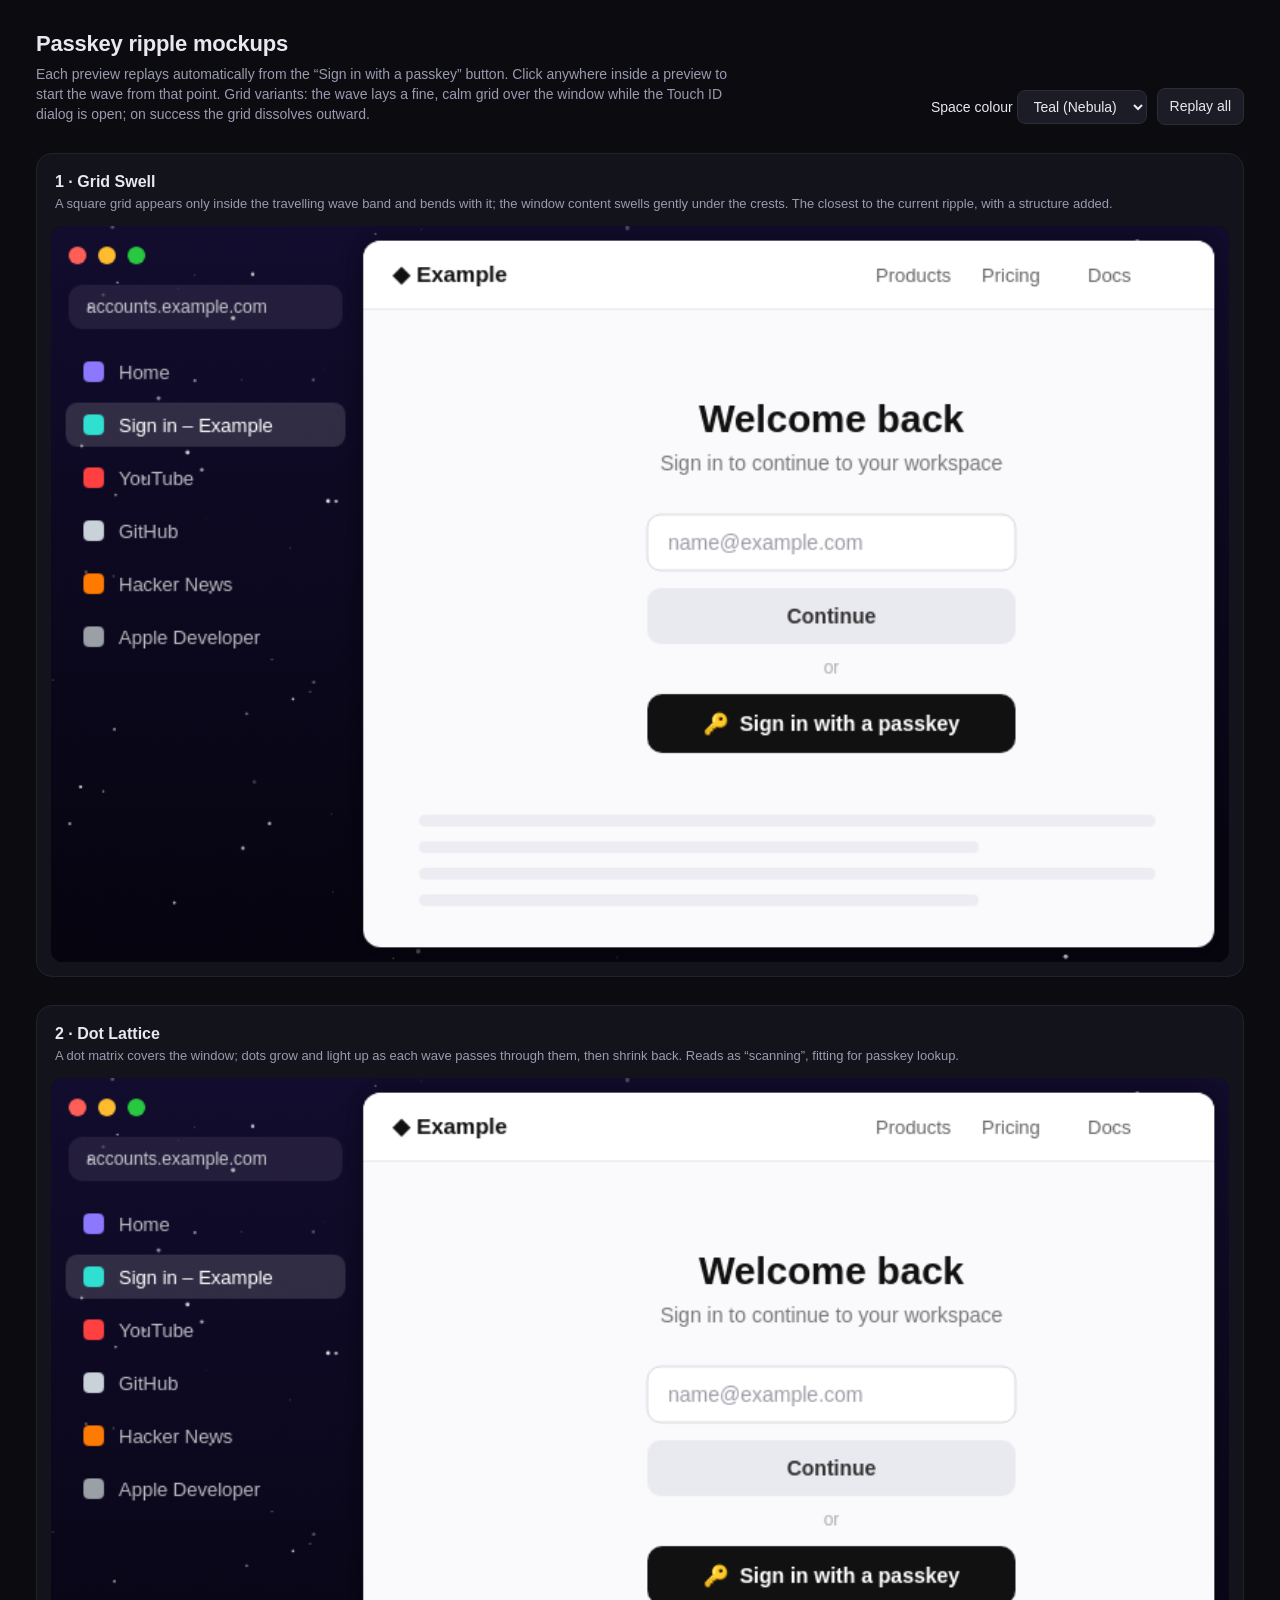
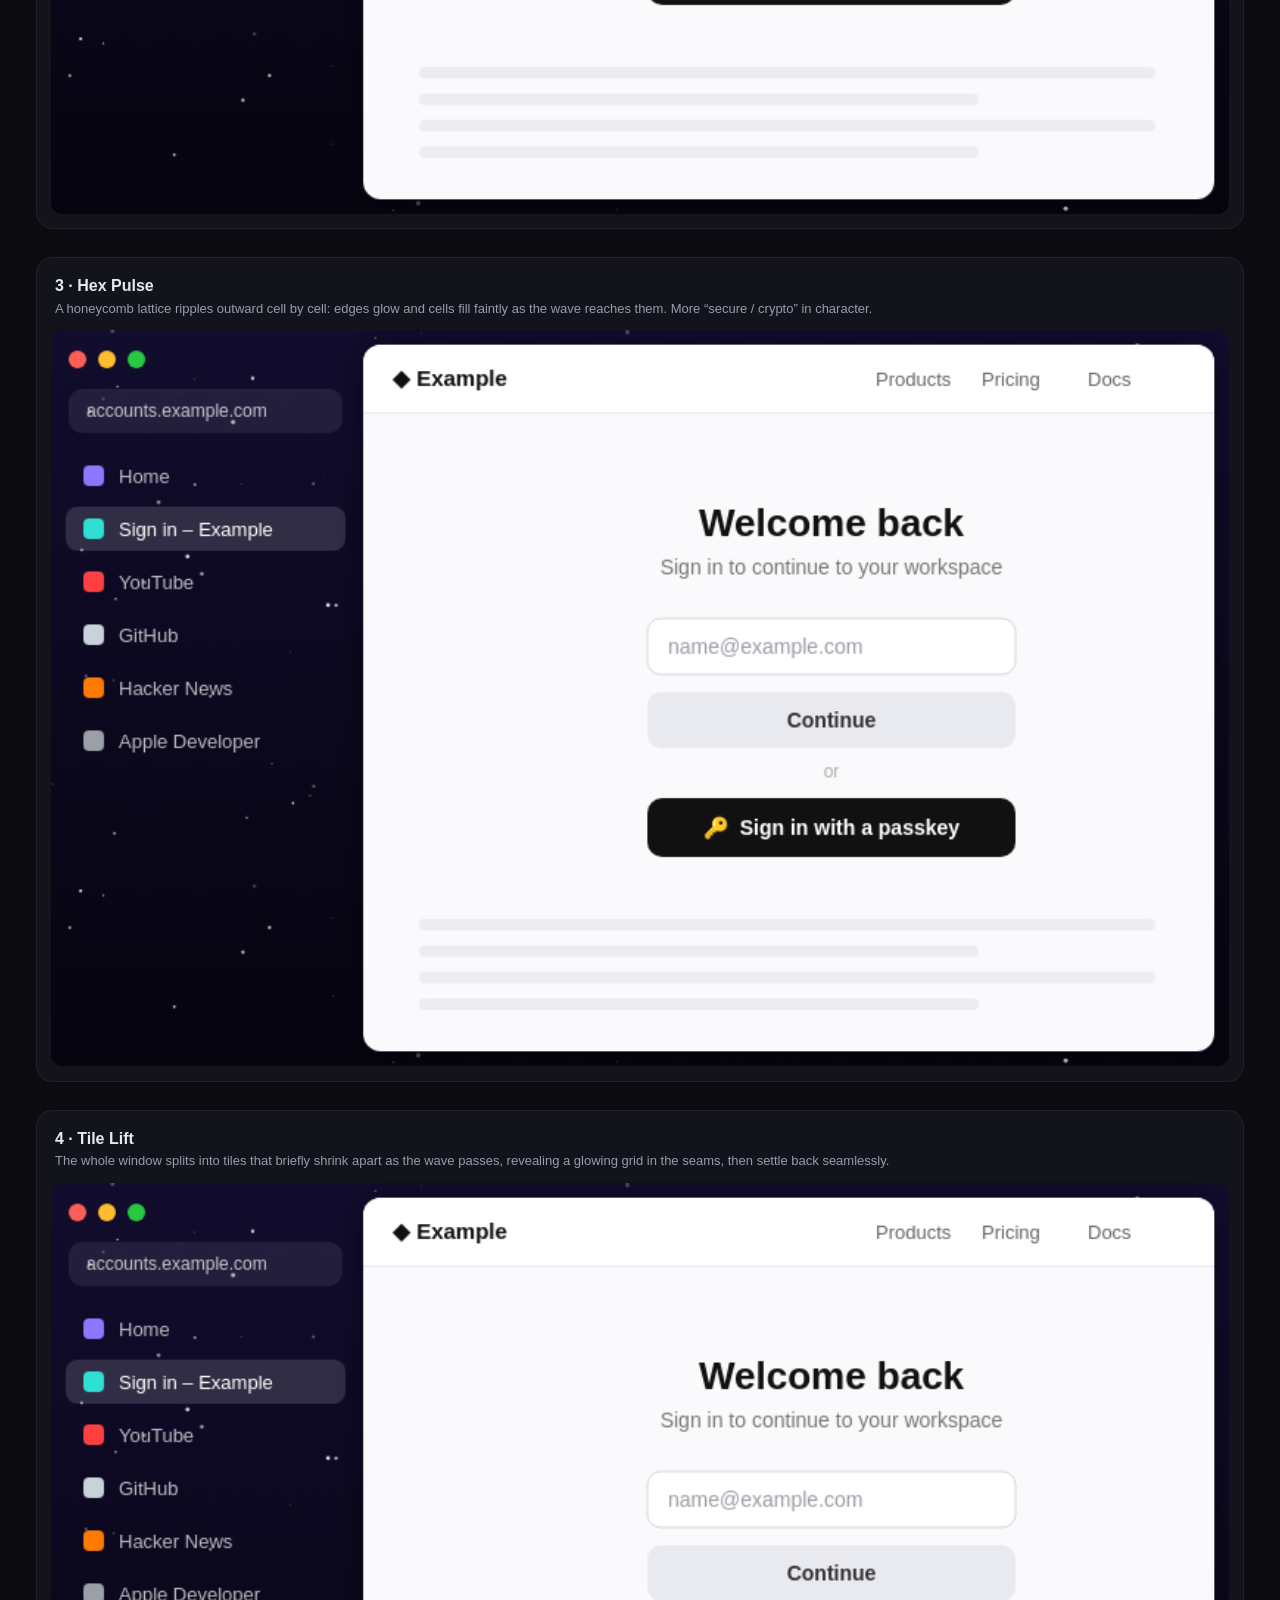
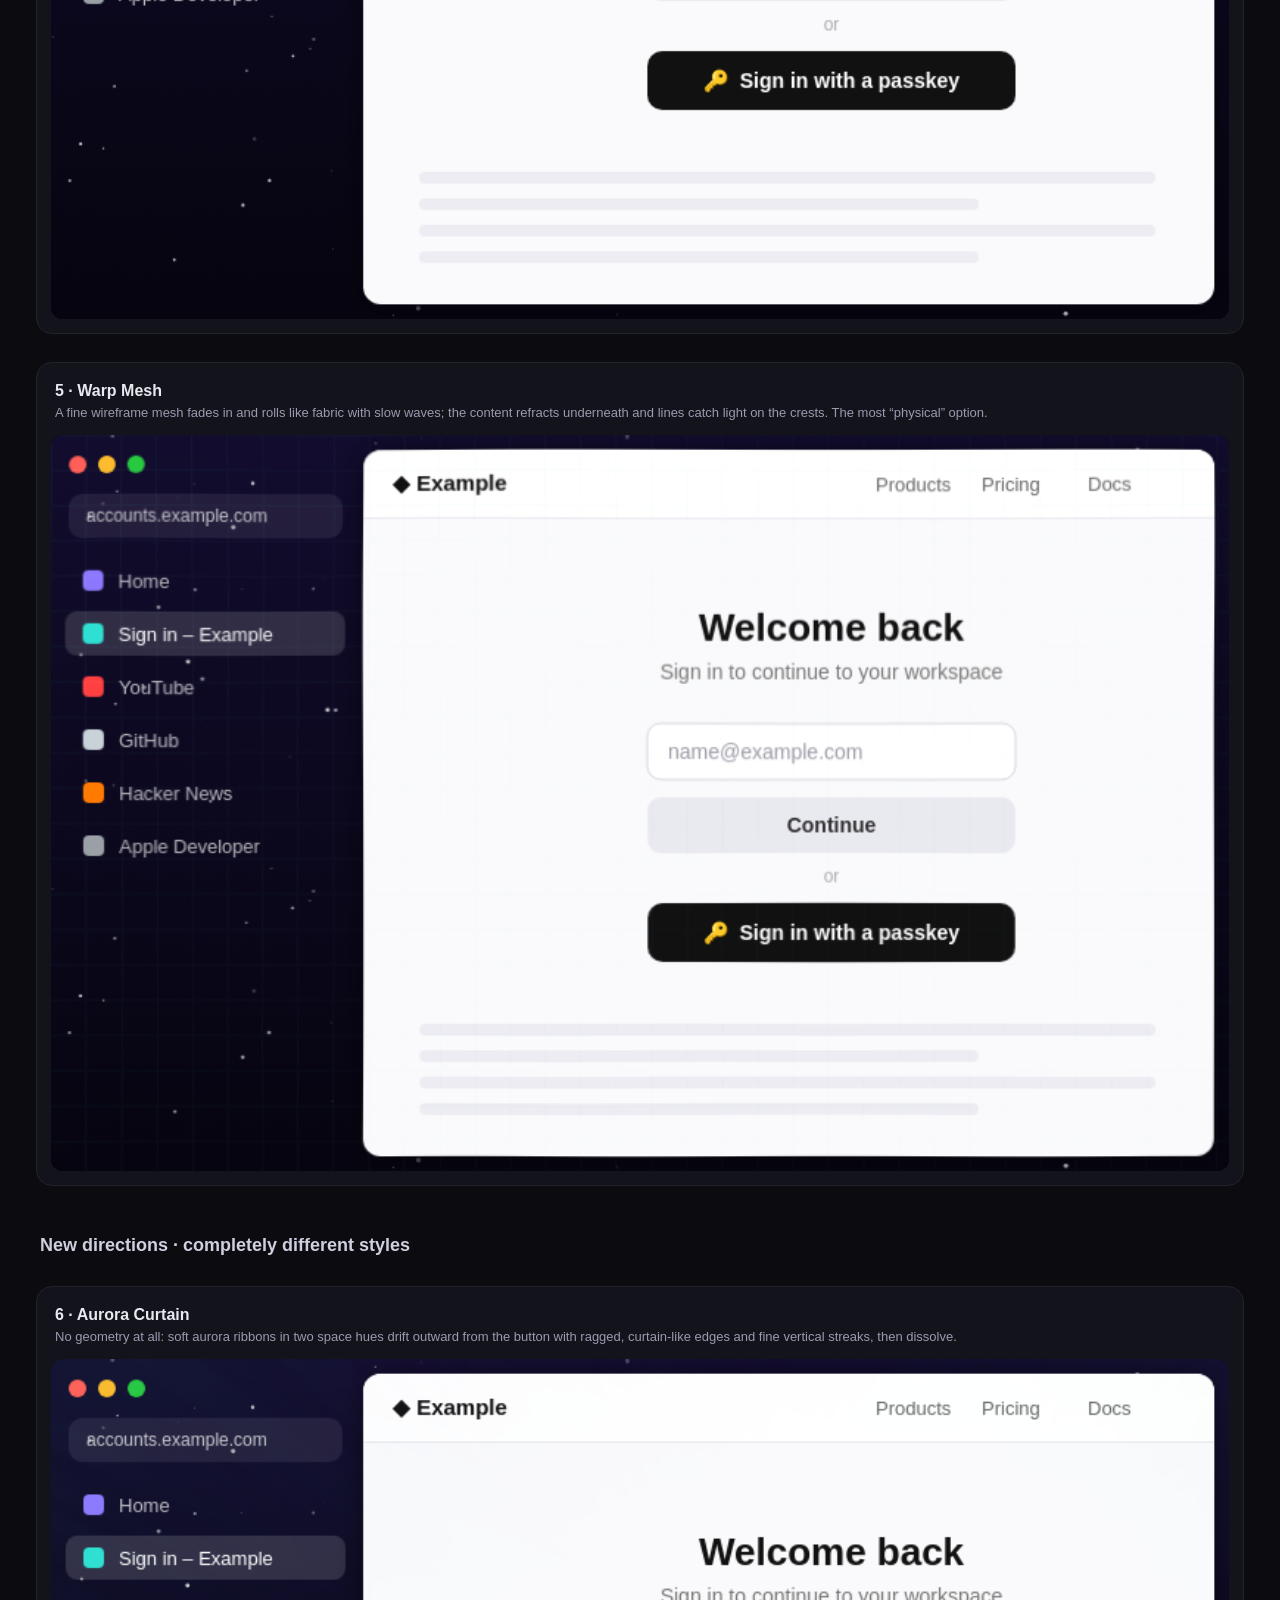
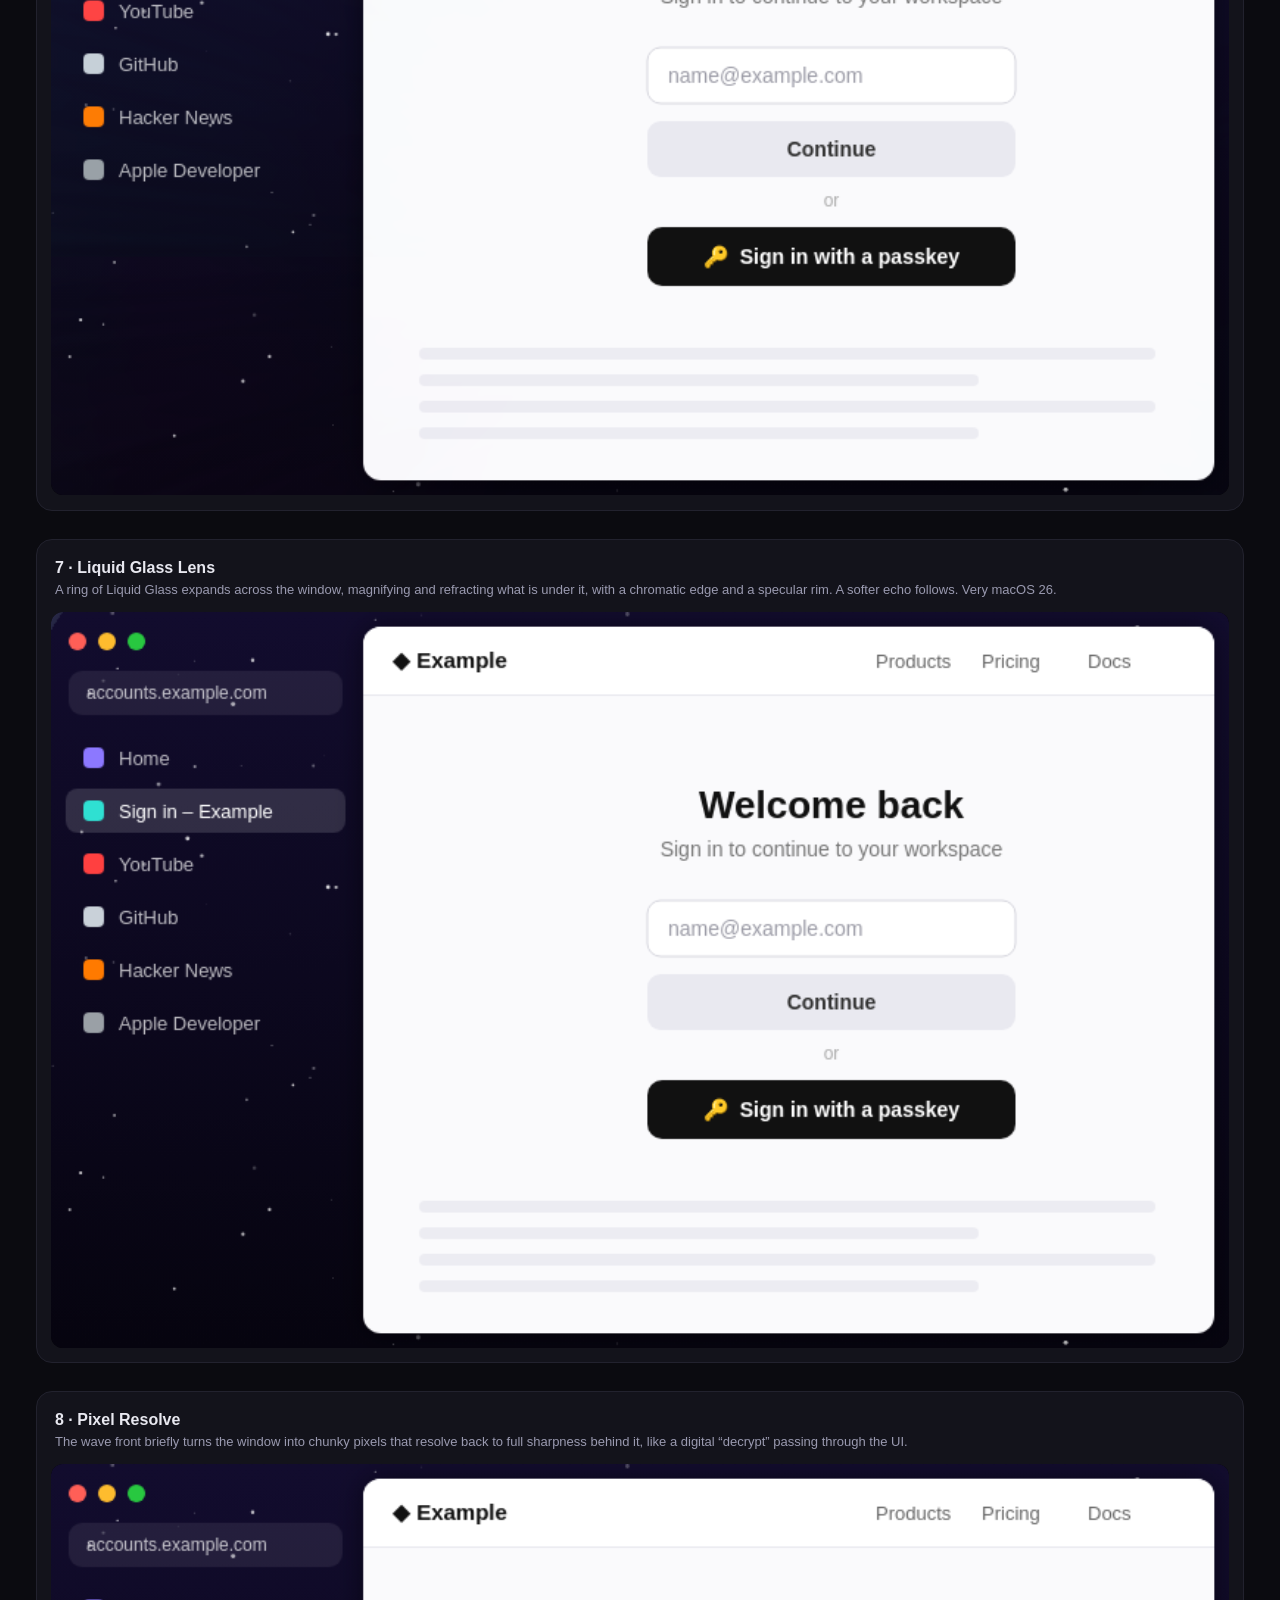
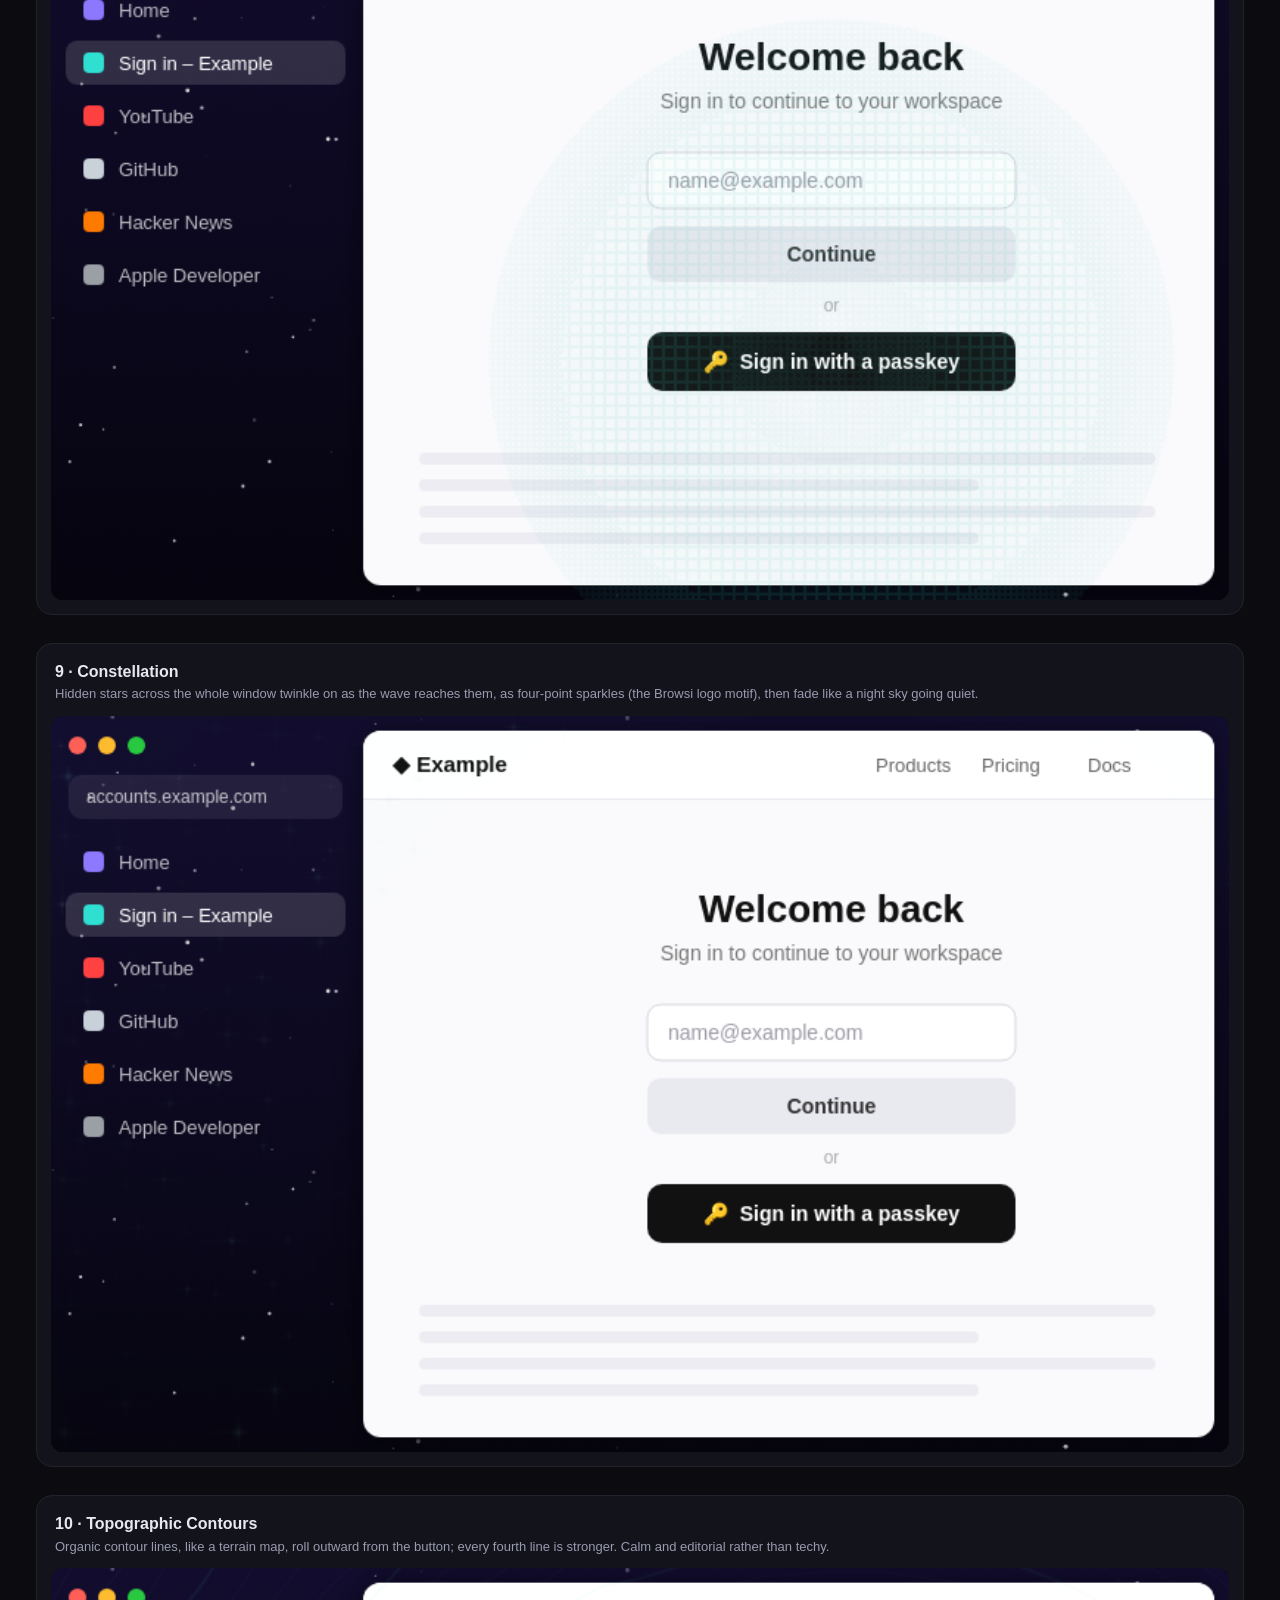
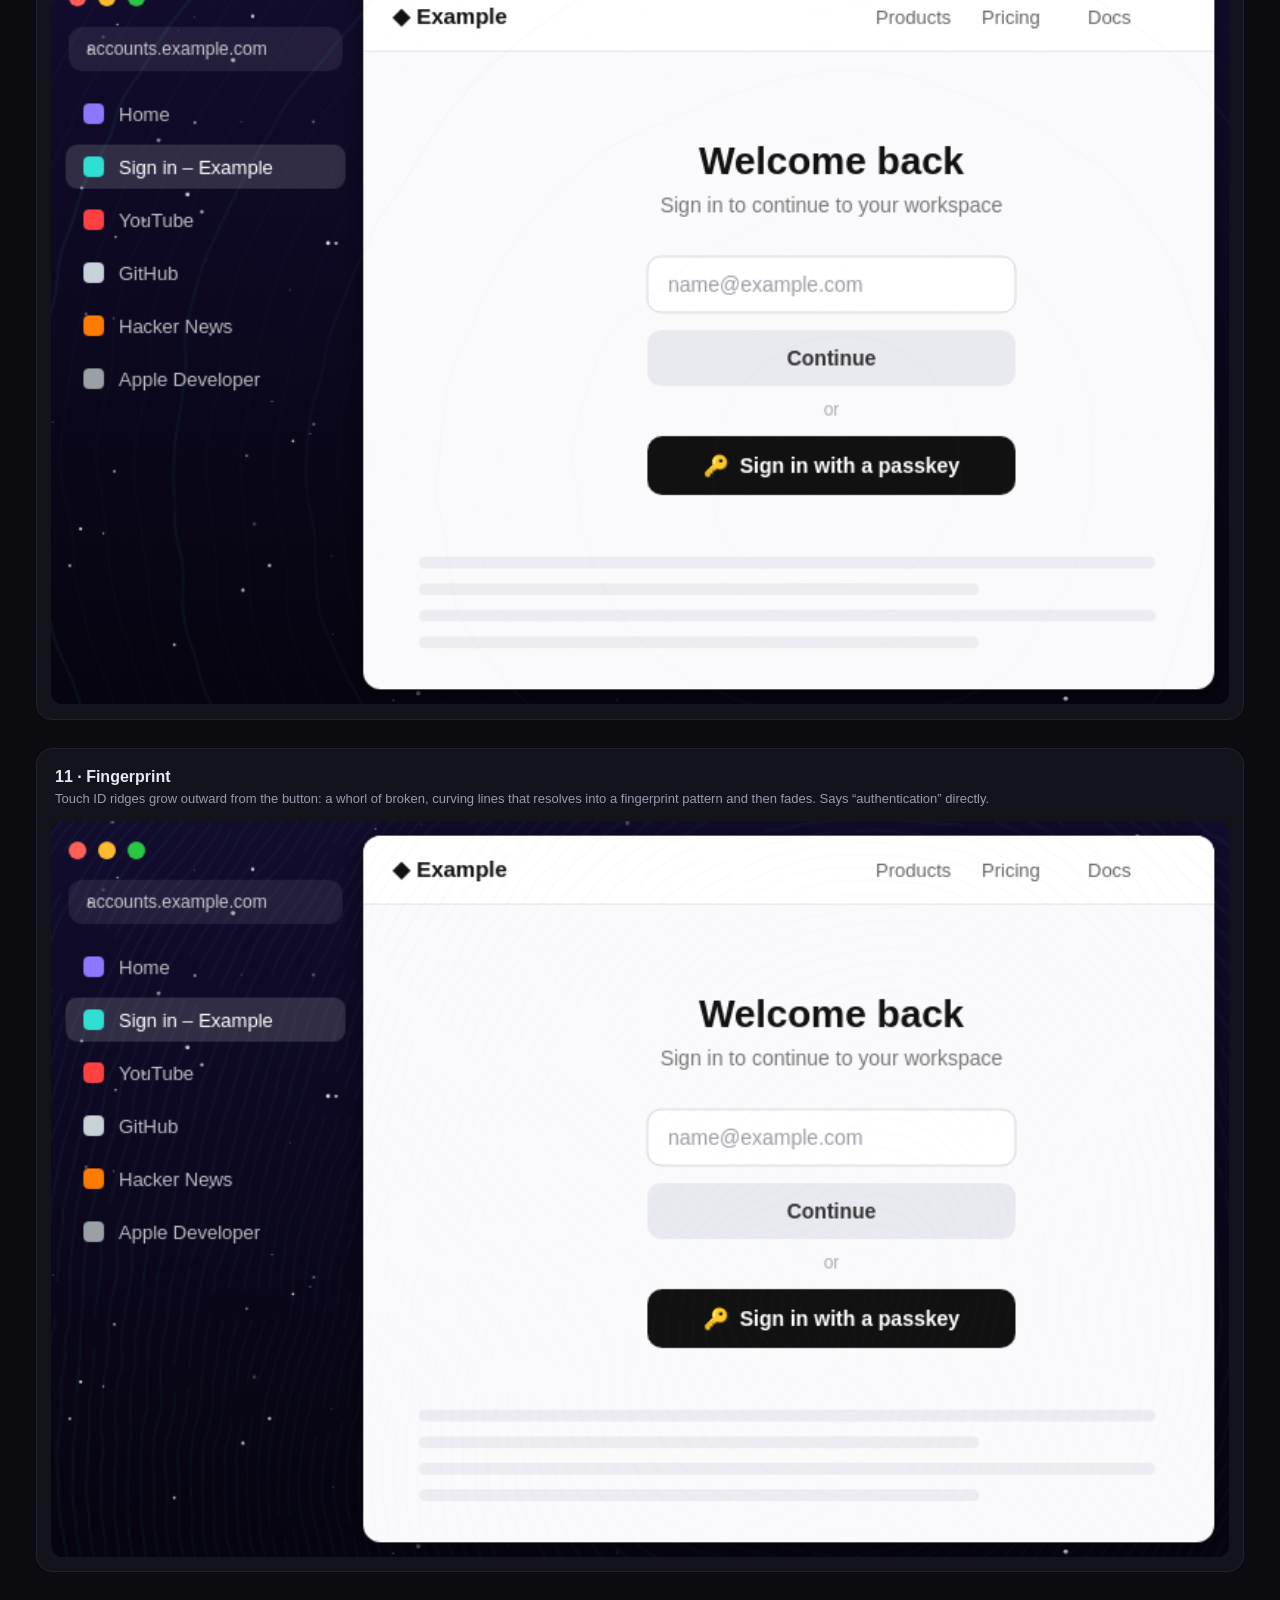
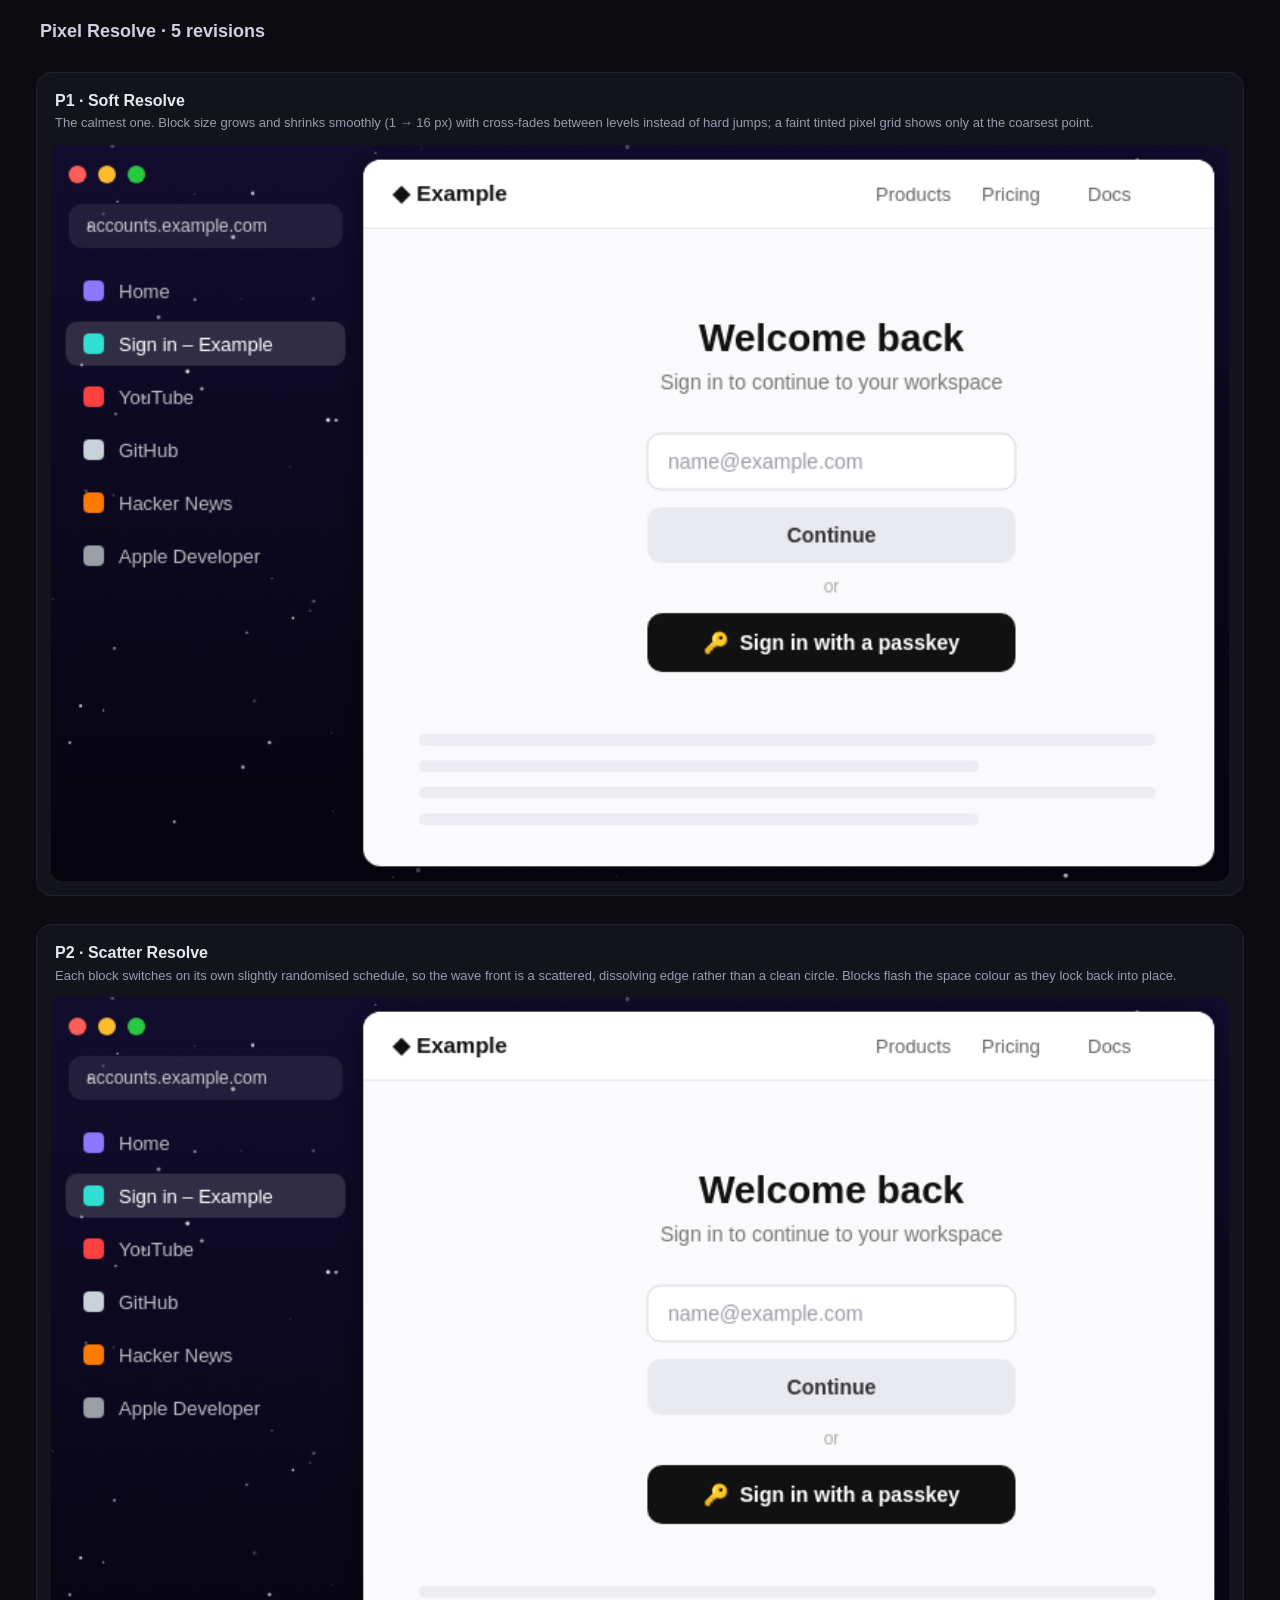
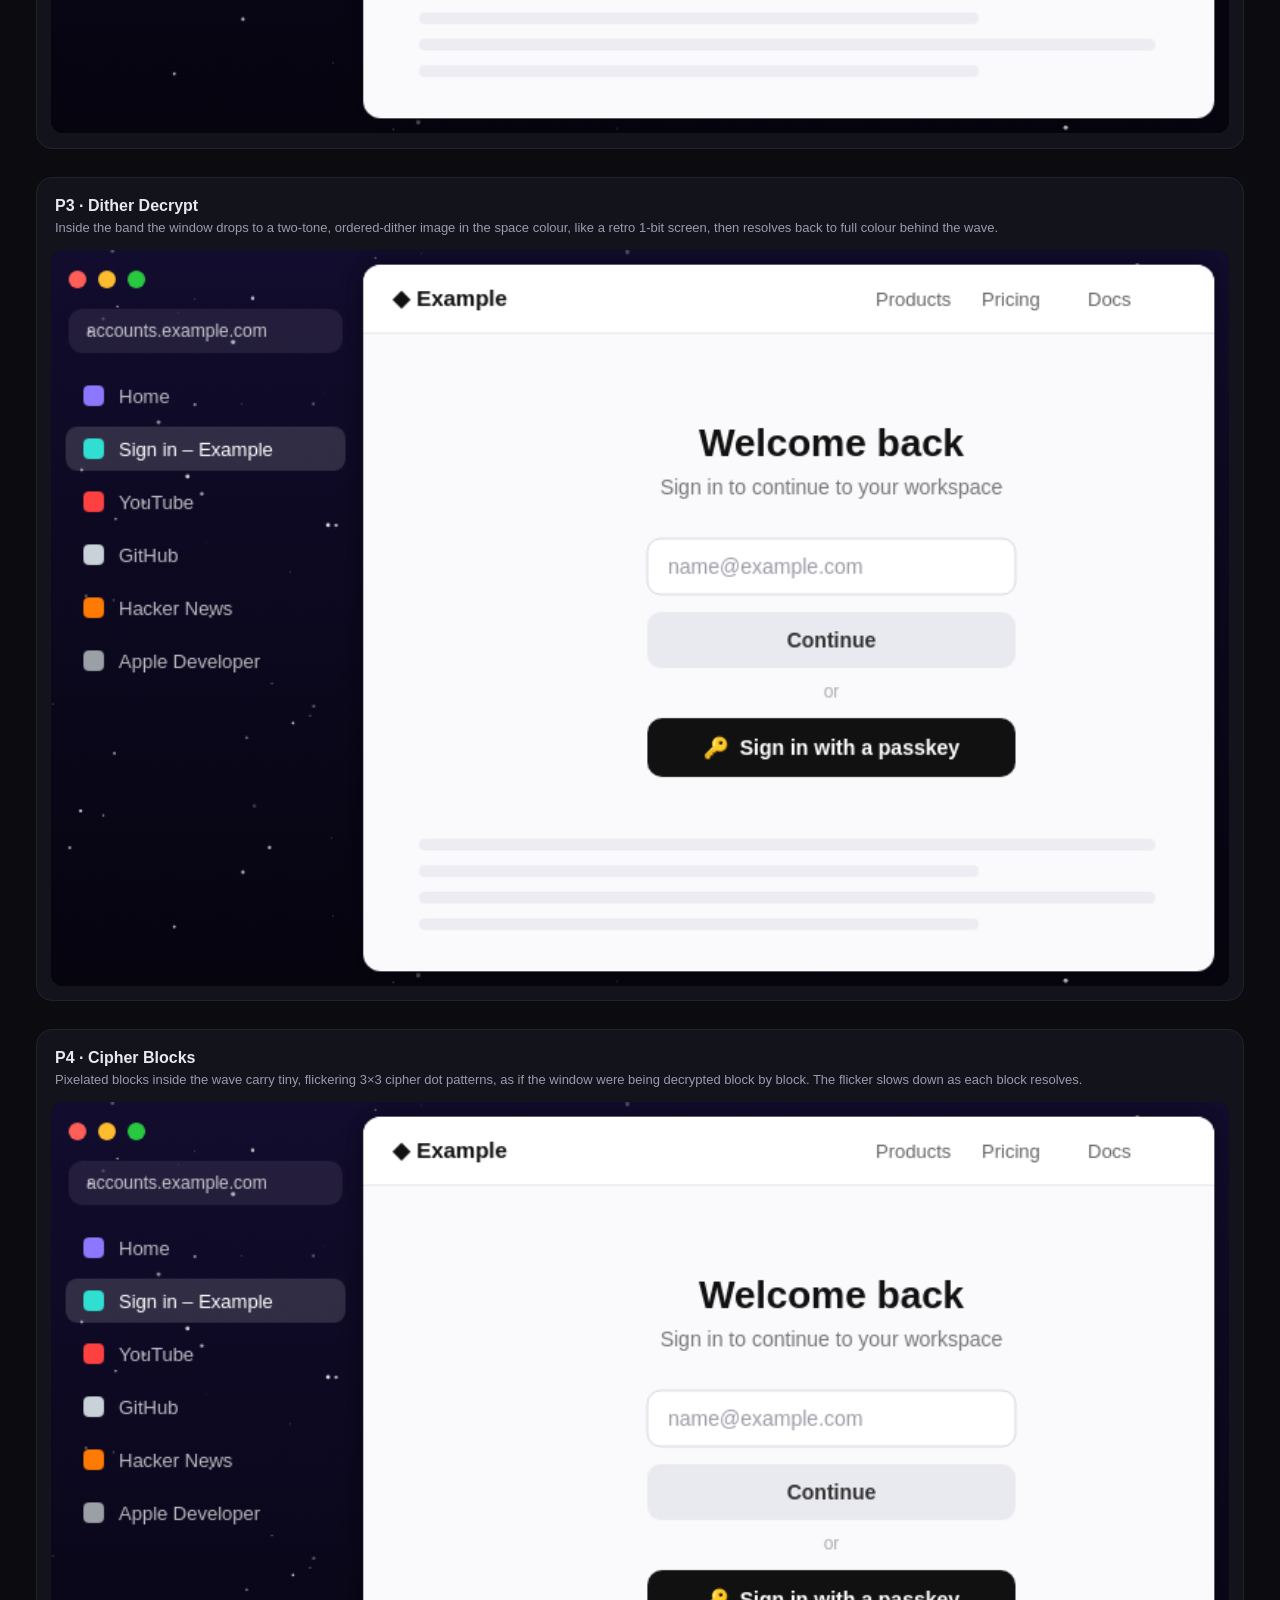
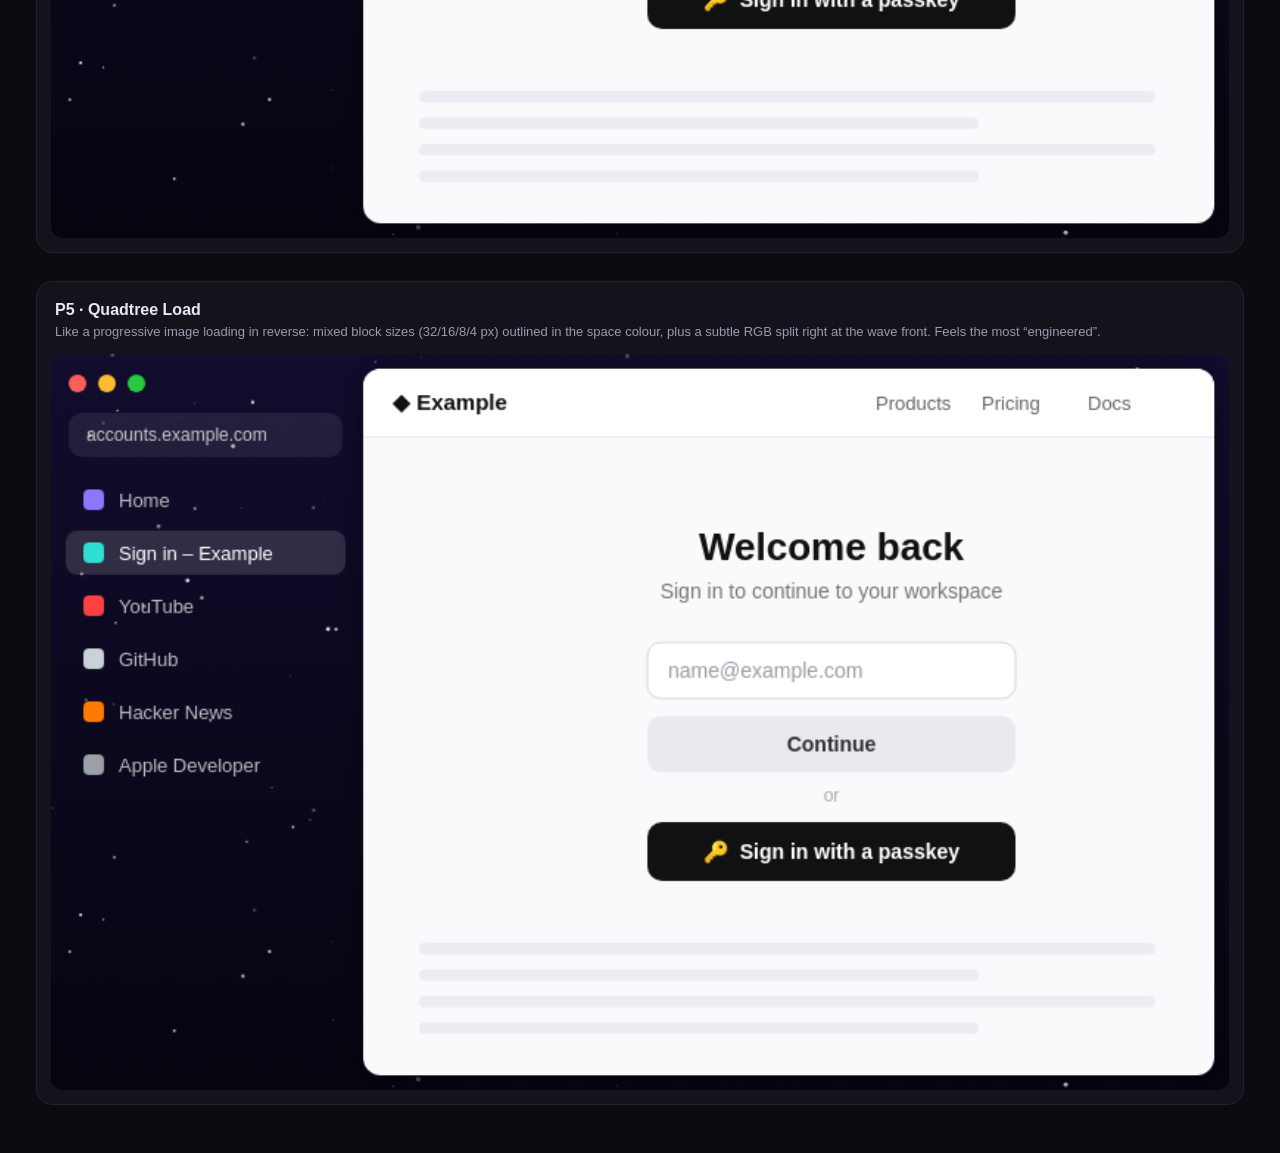
<file: Design/ripple-mockups/index.html>
<!doctype html>
<html lang="en">
<head>
<meta charset="utf-8">
<title>Browsi — passkey grid-wave mockups</title>
<style>
  :root { color-scheme: dark; }
  body { margin: 0; background: #0b0b10; color: #e8e8f0; font: 14px/1.45 -apple-system, BlinkMacSystemFont, "SF Pro Text", sans-serif; }
  header { padding: 28px 36px 8px; display: flex; align-items: end; gap: 24px; flex-wrap: wrap; }
  h1 { margin: 0; font-size: 22px; font-weight: 650; letter-spacing: -0.01em; }
  header p { margin: 4px 0 0; color: #9a9ab0; max-width: 720px; }
  .controls { margin-left: auto; display: flex; gap: 10px; align-items: center; }
  button, select { background: #1c1c26; color: #e8e8f0; border: 1px solid #2c2c3a; border-radius: 8px; padding: 7px 12px; font: inherit; cursor: pointer; }
  button:hover { background: #262634; }
  .grid { display: grid; grid-template-columns: repeat(auto-fill, minmax(700px, 1fr)); gap: 28px; padding: 20px 36px 48px; }
  .card { background: #13131b; border: 1px solid #22222e; border-radius: 16px; padding: 14px; }
  .card h2 { margin: 2px 4px 2px; font-size: 16px; font-weight: 600; }
  .card p { margin: 0 4px 12px; color: #9a9ab0; font-size: 13px; }
  .section { grid-column: 1 / -1; margin: 18px 4px 0; font-size: 18px; font-weight: 650; color: #cfcfe0; }
  .stage { position: relative; container-type: inline-size; }
  .dlg { position: absolute; left: 50%; top: 46%; width: 34cqw; transform: translate(-50%, -50%) scale(0.96); opacity: 0; pointer-events: none;
         background: rgba(246,246,250,0.82); backdrop-filter: blur(24px) saturate(1.6); -webkit-backdrop-filter: blur(24px) saturate(1.6);
         border: 1px solid rgba(255,255,255,0.6); border-radius: 2.2cqw; box-shadow: 0 2cqw 5cqw rgba(0,0,0,0.35);
         color: #1d1d1f; text-align: center; padding: 2.4cqw 2.2cqw 1.8cqw; font-size: 1.45cqw; transition: opacity .35s ease, transform .35s ease; }
  .dlg.show { opacity: 1; transform: translate(-50%, -50%) scale(1); }
  .dlg b { display: block; font-size: 1.65cqw; margin: 1.2cqw 0 0.5cqw; }
  .dlg .sub { color: #6e6e73; }
  .dlg .fp { width: 6.5cqw; height: 6.5cqw; margin: 0 auto; color: #ff375f; animation: fp 1.6s ease-in-out infinite; }
  .dlg.ok .fp { color: #30d158; animation: none; }
  .dlg .btns { display: flex; gap: 0.8cqw; margin-top: 1.8cqw; }
  .dlg .btns span { flex: 1; background: rgba(0,0,0,0.07); border-radius: 0.9cqw; padding: 0.6cqw 0; font-weight: 500; }
  @keyframes fp { 50% { opacity: 0.55; } }
  canvas { display: block; width: 100%; aspect-ratio: 16 / 10; border-radius: 12px; cursor: crosshair; background: #000; }
</style>
</head>
<body>
<header>
  <div>
    <h1>Passkey ripple mockups</h1>
    <p>Each preview replays automatically from the “Sign in with a passkey” button. Click anywhere inside a preview to start the wave from that point. Grid variants: the wave lays a fine, calm grid over the window while the Touch ID dialog is open; on success the grid dissolves outward.</p>
  </div>
  <div class="controls">
    <label>Space colour
      <select id="tint">
        <option value="47,224,210">Teal (Nebula)</option>
        <option value="140,120,255">Violet</option>
        <option value="255,95,190">Pink</option>
        <option value="80,150,255">Blue</option>
      </select>
    </label>
    <button id="replay">Replay all</button>
  </div>
</header>
<div class="grid" id="grid"></div>

<script>
const W = 800, H = 500;               // logical size of the mock window (CSS px)
const DPR = Math.min(2, window.devicePixelRatio || 1);
const BUTTON = { x: 405, y: 318, w: 250, h: 40 };   // passkey button inside the page card
const ORIGIN = [BUTTON.x + BUTTON.w / 2, BUTTON.y + BUTTON.h / 2];

// ---------- Mock Browsi window (drawn once, used as the texture) ----------
function drawMock() {
  const c = document.createElement('canvas');
  c.width = W * DPR; c.height = H * DPR;
  const g = c.getContext('2d'); g.scale(DPR, DPR);
  const rr = (x, y, w, h, r) => { g.beginPath(); g.roundRect(x, y, w, h, r); };
  // window background / sidebar (space theme)
  const bg = g.createLinearGradient(0, 0, 0, H);
  bg.addColorStop(0, '#120c2e'); bg.addColorStop(1, '#06040f');
  g.fillStyle = bg; g.fillRect(0, 0, W, H);
  let s = 7; const rnd = () => (s = (s * 16807) % 2147483647) / 2147483647;
  for (let i = 0; i < 140; i++) { g.globalAlpha = 0.2 + rnd() * 0.7; g.fillStyle = '#fff'; g.beginPath(); g.arc(rnd() * W, rnd() * H, rnd() * 1.2 + 0.3, 0, 7); g.fill(); }
  g.globalAlpha = 1;
  // traffic lights
  [['#ff5f57', 18], ['#febc2e', 38], ['#28c840', 58]].forEach(([col, x]) => { g.fillStyle = col; g.beginPath(); g.arc(x, 20, 6, 0, 7); g.fill(); });
  // url field
  g.fillStyle = 'rgba(255,255,255,0.08)'; rr(12, 40, 186, 30, 9); g.fill();
  g.fillStyle = 'rgba(255,255,255,0.75)'; g.font = '12px -apple-system, sans-serif'; g.fillText('accounts.example.com', 24, 59);
  // pinned home + tabs
  const tabs = [['Home', '#8c78ff'], ['Sign in – Example', '#2fe0d2', true], ['YouTube', '#ff4040'], ['GitHub', '#c9d1d9'], ['Hacker News', '#ff7a00'], ['Apple Developer', '#9aa0a6']];
  tabs.forEach(([t, col, sel], i) => {
    const y = 88 + i * 36;
    if (sel) { g.fillStyle = 'rgba(255,255,255,0.14)'; rr(10, y - 4, 190, 30, 8); g.fill(); }
    g.fillStyle = col; rr(22, y + 4, 14, 14, 4); g.fill();
    g.fillStyle = sel ? '#fff' : 'rgba(255,255,255,0.72)'; g.font = '13px -apple-system, sans-serif'; g.fillText(t, 46, y + 16);
  });
  // page card
  g.save(); g.shadowColor = 'rgba(0,0,0,0.5)'; g.shadowBlur = 18; g.fillStyle = '#fafafc'; rr(212, 10, 578, 480, 12); g.fill(); g.restore();
  g.save(); rr(212, 10, 578, 480, 12); g.clip();
  g.fillStyle = '#fff'; g.fillRect(212, 10, 578, 46);
  g.fillStyle = '#e8e8ee'; g.fillRect(212, 56, 578, 1);
  g.fillStyle = '#111'; g.font = '600 15px -apple-system, sans-serif'; g.fillText('◆ Example', 232, 38);
  ['Products', 'Pricing', 'Docs'].forEach((t, i) => { g.fillStyle = '#666'; g.font = '13px -apple-system, sans-serif'; g.fillText(t, 560 + i * 72, 38); });
  g.fillStyle = '#111'; g.font = '700 26px -apple-system, sans-serif'; g.textAlign = 'center'; g.fillText('Welcome back', 530, 140);
  g.fillStyle = '#777'; g.font = '14px -apple-system, sans-serif'; g.fillText('Sign in to continue to your workspace', 530, 166);
  g.textAlign = 'left';
  g.fillStyle = '#fff'; g.strokeStyle = '#d6d6de'; rr(405, 196, 250, 38, 9); g.fill(); g.stroke();
  g.fillStyle = '#9b9ba6'; g.font = '14px -apple-system, sans-serif'; g.fillText('name@example.com', 419, 220);
  g.fillStyle = '#e9e9f0'; rr(405, 246, 250, 38, 9); g.fill();
  g.fillStyle = '#333'; g.font = '600 14px -apple-system, sans-serif'; g.textAlign = 'center'; g.fillText('Continue', 530, 270);
  g.fillStyle = '#aaa'; g.font = '12px -apple-system, sans-serif'; g.fillText('or', 530, 304);
  g.fillStyle = '#111'; rr(BUTTON.x, BUTTON.y, BUTTON.w, BUTTON.h, 10); g.fill();
  g.fillStyle = '#fff'; g.font = '600 14px -apple-system, sans-serif'; g.fillText('🔑  Sign in with a passkey', 530, BUTTON.y + 25);
  g.textAlign = 'left';
  g.fillStyle = '#ececf2';
  for (let i = 0; i < 4; i++) { rr(250, 400 + i * 18, 500 - (i % 2) * 120, 8, 4); g.fill(); }
  g.restore();
  return c;
}
const MOCK = drawMock();

// ---------- Shaders ----------
const VERT = `attribute vec2 a; varying vec2 v_uv;
void main(){ v_uv = vec2(a.x*0.5+0.5, 0.5-a.y*0.5); gl_Position = vec4(a,0.,1.); }`;

const COMMON = `precision highp float;
uniform sampler2D u_tex; uniform vec2 u_res; uniform vec2 u_o; uniform float u_t; uniform vec3 u_tint;
varying vec2 v_uv;
uniform float u_speed; uniform float u_end;
#define SPEED u_speed
const float WL = 170.0;      // distance between successive waves
const float PI = 3.14159265;
float env(){ return (1.0 - smoothstep(u_end - 1.2, u_end, u_t)) * smoothstep(0.0, 0.3, u_t); }
// Brightness of the expanding rings at radius r: a leading ring + softer echoes behind it.
float rings(float r, float width){
  float f = u_t * SPEED, a = 0.0, w = 1.0;
  for (int k = 0; k < 4; k++) {
    float fk = f - float(k) * WL;
    if (fk > 0.0) a += w * exp(-pow((r - fk) / width, 2.0));
    w *= 0.55;
  }
  return a;
}
// Single wave: one ring, no echoes.
uniform float u_rel;   // time the system auth dialog finishes (grid dissolves from then)
float ring1(float r, float width){
  float x = (r - u_t * SPEED) / (width * 1.4);
  float a = exp(-x * x) * 0.85;
  if (u_t > u_rel) { float y = (r - (u_t - u_rel) * SPEED * 1.4) / (width * 1.4); a += exp(-y * y) * 0.55; }
  return a;
}
// Signed slow wave behind the front (for displacement / shading).
float wave(float r){
  float b = u_t * SPEED - r;
  if (b < 0.0) return 0.0;
  return sin(b / WL * 2.0 * PI) * exp(-b / (WL * 2.6)) * smoothstep(0.0, 50.0, b) / (1.0 + r / 900.0);
}
float gridLine(vec2 p, float cell, float px){
  vec2 f = abs(fract(p / cell - 0.5) - 0.5) * cell;
  return 1.0 - smoothstep(0.0, px, min(f.x, f.y));
}
vec3 tex(vec2 p){ return texture2D(u_tex, clamp(p / u_res, 0.0, 1.0)).rgb; }
vec3 screenB(vec3 a, vec3 b){ return 1.0 - (1.0 - a) * (1.0 - b); }
// Tint glow that reads on both dark (screen) and light (tinted ink) surfaces.
vec3 glow(vec3 c, float a){
  a = clamp(a, 0.0, 1.0);
  float lum = dot(c, vec3(0.299, 0.587, 0.114));
  vec3 onDark = screenB(c, u_tint * a);
  vec3 onLight = mix(c, u_tint * 0.78, a * 0.7);
  return mix(onDark, onLight, smoothstep(0.35, 0.85, lum));
}
vec3 glowC(vec3 c, vec3 tint, float a){
  a = clamp(a, 0.0, 1.0);
  float lum = dot(c, vec3(0.299, 0.587, 0.114));
  return mix(screenB(c, tint * a), mix(c, tint * 0.78, a * 0.7), smoothstep(0.35, 0.85, lum));
}
float hash(vec2 p){ return fract(sin(dot(p, vec2(127.1, 311.7))) * 43758.5453); }
vec2 hash2(vec2 p){ return vec2(hash(p), hash(p + 17.3)); }
float vnoise(vec2 p){ vec2 i = floor(p), f = fract(p); f = f * f * (3.0 - 2.0 * f);
  return mix(mix(hash(i), hash(i + vec2(1, 0)), f.x), mix(hash(i + vec2(0, 1)), hash(i + vec2(1, 1)), f.x), f.y); }
float fbm(vec2 p){ float a = 0.0, w = 0.5; for (int i = 0; i < 4; i++) { a += w * vnoise(p); p *= 2.03; w *= 0.5; } return a; }

vec3 pix(vec2 p, float s){ return tex(p); }   // pixelation removed: content stays sharp, only the grid shows
float bayer2(vec2 a){ a = floor(a); return fract(dot(a, vec2(0.5, a.y * 0.75))); }
float bayer4(vec2 a){ return bayer2(0.5 * a) * 0.25 + bayer2(a); }
vec3 hueShift(vec3 c){ return vec3(c.b, c.r, c.g) * 0.6 + vec3(0.55, 0.25, 0.95) * 0.4; }
// 0..1: how much of the calm holding grid covers radius r (laid down by the wave, removed by the release wave).
float holdCover(float r){
  float on = smoothstep(0.0, 160.0, u_t * SPEED - r);
  float off = u_t > u_rel ? smoothstep(0.0, 160.0, (u_t - u_rel) * SPEED * 1.4 - r) : 0.0;
  return on * (1.0 - off);
}
// The small, calm pixel grid that stays while the Touch ID dialog is open.
vec3 holdGrid(vec3 col, vec2 p){
  float h = holdCover(length(p - u_o));
  if (h <= 0.001) return col;
  float s = 5.0;
  vec2 id = floor(p / s);
  col = mix(col, pix(p, s), h * 0.9);
  vec2 f = abs(fract(p / s) - 0.5) * s;
  float edge = 1.0 - smoothstep(0.0, 0.9, s * 0.5 - max(f.x, f.y));
  float breathe = 0.5 + 0.5 * sin(u_t * 1.3 + hash(floor(p / 20.0)) * 6.2831);
  col = glowC(col, u_tint, h * (edge * 0.16 + 0.02 + 0.03 * breathe));
  return col;
}

`;

const VARIANTS = [
  {
    name: '1 · Grid Swell',
    desc: 'A square grid appears only inside the travelling wave band and bends with it; the window content swells gently under the crests. The closest to the current ripple, with a structure added.',
    frag: `void main(){
      vec2 p = v_uv * u_res; vec2 d = p - u_o; float r = length(d); vec2 n = r > 0.0 ? d / r : vec2(0.0);
      float w = wave(r) * env();
      vec2 q = p - n * w * 5.0;
      vec3 col = tex(q);
      float vis = rings(r, 70.0) * env();
      float line = gridLine(q, 30.0, 1.1);
      col = glow(col, line * vis * 0.75);
      col = glow(col, vis * 0.06);
      col += 0.04 * max(w, 0.0);
      gl_FragColor = vec4(col, 1.0);
    }`
  },
  {
    name: '2 · Dot Lattice',
    desc: 'A dot matrix covers the window; dots grow and light up as each wave passes through them, then shrink back. Reads as “scanning”, fitting for passkey lookup.',
    frag: `void main(){
      vec2 p = v_uv * u_res;
      float cell = 20.0;
      vec2 c = (floor(p / cell) + 0.5) * cell;
      float rc = length(c - u_o);
      float a = rings(rc, 55.0) * env();
      float rad = 0.6 + 3.6 * a;
      float dd = length(p - c);
      float dot_ = 1.0 - smoothstep(rad - 0.8, rad + 0.8, dd);
      vec3 col = tex(p);
      col = glow(col, dot_ * clamp(0.15 + a, 0.0, 1.0) * env());
      col = glow(col, a * 0.05);
      gl_FragColor = vec4(col, 1.0);
    }`
  },
  {
    name: '3 · Hex Pulse',
    desc: 'A honeycomb lattice ripples outward cell by cell: edges glow and cells fill faintly as the wave reaches them. More “secure / crypto” in character.',
    frag: `vec4 hexC(vec2 uv){ vec2 R = vec2(1.0, 1.7320508); vec2 h = R * 0.5;
      vec2 a = mod(uv, R) - h; vec2 b = mod(uv - h, R) - h;
      vec2 gv = dot(a, a) < dot(b, b) ? a : b; return vec4(gv, uv - gv); }
    float hexD(vec2 p){ p = abs(p); return max(dot(p, normalize(vec2(1.0, 1.7320508))), p.x); }
    void main(){
      vec2 p = v_uv * u_res; float S = 26.0;
      vec4 h = hexC(p / S);
      vec2 center = h.zw * S;
      float a = rings(length(center - u_o), 60.0) * env();
      float edge = 0.5 - hexD(h.xy);
      float line = 1.0 - smoothstep(0.0, 0.045, edge);
      vec3 col = tex(p);
      col = glow(col, (line * (0.12 + a) * 0.85 + a * 0.10) * env());
      gl_FragColor = vec4(col, 1.0);
    }`
  },
  {
    name: '4 · Tile Lift',
    desc: 'The whole window splits into tiles that briefly shrink apart as the wave passes, revealing a glowing grid in the seams, then settle back seamlessly.',
    frag: `void main(){
      vec2 p = v_uv * u_res; float cell = 36.0;
      vec2 c = (floor(p / cell) + 0.5) * cell;
      float a = clamp(rings(length(c - u_o), 70.0), 0.0, 1.2) * env();
      float s = 1.0 - 0.085 * a;
      vec2 l = (p - c) / s;
      vec3 col;
      float half_ = cell * 0.5;
      float inside = step(max(abs(l.x), abs(l.y)), half_ - 0.01);
      vec3 tile = tex(c + l) * (1.0 + 0.10 * a);
      vec3 seam = mix(tex(p) * 0.35, u_tint, 0.75) * clamp(a * 1.3, 0.0, 1.0) + tex(p) * (1.0 - clamp(a * 1.3, 0.0, 1.0));
      // soft edge between tile and seam
      float e = smoothstep(half_ - 1.2, half_, max(abs(l.x), abs(l.y)));
      col = mix(tile, seam, e);
      gl_FragColor = vec4(col, 1.0);
    }`
  },
  {
    name: '5 · Warp Mesh',
    desc: 'A fine wireframe mesh fades in and rolls like fabric with slow waves; the content refracts underneath and lines catch light on the crests. The most “physical” option.',
    frag: `void main(){
      vec2 p = v_uv * u_res; vec2 d = p - u_o; float r = length(d); vec2 n = r > 0.0 ? d / r : vec2(0.0);
      float e = env();
      float w = wave(r) * e;
      float w2 = wave(r + 2.0) * e;
      float slope = (w - w2) * 0.5;            // derivative along radius
      vec2 q = p - n * w * 7.0;
      vec3 col = tex(q);
      float b = u_t * SPEED - r;
      float cover = smoothstep(-40.0, 30.0, b) * exp(-max(b, 0.0) / (WL * 4.0)) * e;
      float line = gridLine(q, 24.0, 1.0);
      float light = clamp(0.35 + 0.65 * max(w, 0.0) + 6.0 * max(slope, 0.0), 0.0, 1.0);
      col = glow(col, line * cover * light * 0.8);
      col = screenB(col, vec3(0.06) * max(w, 0.0) * cover);
      gl_FragColor = vec4(col, 1.0);
    }`
  },
  {
    section: 'New directions · completely different styles',
    name: '6 · Aurora Curtain',
    desc: 'No geometry at all: soft aurora ribbons in two space hues drift outward from the button with ragged, curtain-like edges and fine vertical streaks, then dissolve.',
    frag: `void main(){
      vec2 p = v_uv * u_res; vec2 d = p - u_o; float r = length(d); float th = atan(d.y, d.x);
      float e = env();
      float warp = 70.0 * (fbm(vec2(th * 2.2, u_t * 0.35)) - 0.5);
      float a = rings(r + warp, 85.0 + 50.0 * fbm(vec2(th * 4.0, 3.0)));
      float streak = 0.55 + 0.45 * vnoise(vec2(th * 60.0, r * 0.004 - u_t * 0.3));
      float mixk = fbm(vec2(th * 1.5, r * 0.004 + u_t * 0.2));
      vec3 c2 = mix(u_tint, hueShift(u_tint), smoothstep(0.35, 0.65, mixk));
      vec3 col = tex(p);
      col = glowC(col, c2, a * streak * 0.55 * e);
      gl_FragColor = vec4(col, 1.0);
    }`
  },
  {
    name: '7 · Liquid Glass Lens',
    desc: 'A ring of Liquid Glass expands across the window, magnifying and refracting what is under it, with a chromatic edge and a specular rim. A softer echo follows. Very macOS 26.',
    frag: `vec3 lens(vec2 p, float R, float k, out float rim){
      vec2 d = p - u_o; float r = length(d); vec2 n = r > 0.0 ? d / r : vec2(0.0);
      float x = (r - R) / 70.0; rim = 0.0;
      if (abs(x) >= 1.0 || R <= 0.0) return vec3(-1.0);
      float h = sqrt(1.0 - x * x);
      vec2 off = n * (-x) * h * 22.0 * k;
      vec3 c = vec3(tex(p + off * 1.08).r, tex(p + off).g, tex(p + off * 0.92).b);
      float spec = pow(max(dot(n, normalize(vec2(-0.6, -0.8))), 0.0), 3.0);
      rim = (smoothstep(0.75, 0.98, abs(x)) * 0.55 + spec * h * 0.35) * k;
      return c;
    }
    void main(){
      vec2 p = v_uv * u_res; float e = env();
      float R = u_t * SPEED;
      vec3 col = tex(p); float rim;
      vec3 c1 = lens(p, R, e, rim);
      if (c1.r >= 0.0) { col = c1; col = screenB(col, vec3(rim)); col = glowC(col, u_tint, rim * 0.5); }
      else {
        vec3 c2 = lens(p, R - WL * 1.4, e * 0.5, rim);
        if (c2.r >= 0.0) { col = c2; col = screenB(col, vec3(rim)); col = glowC(col, u_tint, rim * 0.5); }
      }
      gl_FragColor = vec4(col, 1.0);
    }`
  },
  {
    name: '8 · Pixel Resolve',
    tag: 'pixel', setSection: 'Original',
    desc: 'The wave front briefly turns the window into chunky pixels that resolve back to full sharpness behind it, like a digital “decrypt” passing through the UI.',
    frag: `void main(){
      vec2 p = v_uv * u_res; float r = length(p - u_o);
      float a = clamp(ring1(r, 75.0), 0.0, 1.0) * env();
      float level = floor(a * 3.0 + 0.1);
      vec3 col = tex(p);
      if (level >= 1.0) {
        float s = exp2(level + 1.0);
        vec2 b = (floor(p / s) + 0.5) * s;
        vec2 f = abs(fract(p / s) - 0.5) * s;
        float edge = 1.0 - smoothstep(0.0, 1.0, s * 0.5 - max(f.x, f.y));
        col = glowC(col, u_tint, edge * a * 0.25 + a * 0.06);
      }
      col = holdGrid(col, p);
      gl_FragColor = vec4(col, 1.0);
    }`
  },
  {
    name: '9 · Constellation',
    desc: 'Hidden stars across the whole window twinkle on as the wave reaches them, as four-point sparkles (the Browsi logo motif), then fade like a night sky going quiet.',
    frag: `void main(){
      vec2 p = v_uv * u_res; float e = env();
      float cell = 34.0;
      vec2 id = floor(p / cell);
      vec2 star = (id + 0.2 + 0.6 * hash2(id)) * cell;
      float rs = length(star - u_o);
      float tw = 0.6 + 0.4 * sin(u_t * 6.0 + hash(id) * 30.0);
      float a = rings(rs, 55.0) * e * tw * step(0.35, hash(id + 5.0));
      vec2 q = p - star;
      float size = 0.6 + 1.6 * hash(id + 9.0);
      float core = exp(-dot(q, q) / (2.0 * size * size));
      float rays = exp(-abs(q.x) / 0.7) * exp(-abs(q.y) / (7.0 * size)) + exp(-abs(q.y) / 0.7) * exp(-abs(q.x) / (7.0 * size));
      float r = length(p - u_o);
      vec3 col = tex(p);
      col = glowC(col, u_tint, rings(r, 120.0) * e * 0.08);
      col = glowC(col, mix(u_tint, vec3(1.0), 0.45), (core + rays * 0.8) * a);
      gl_FragColor = vec4(col, 1.0);
    }`
  },
  {
    name: '10 · Topographic Contours',
    desc: 'Organic contour lines, like a terrain map, roll outward from the button; every fourth line is stronger. Calm and editorial rather than techy.',
    frag: `void main(){
      vec2 p = v_uv * u_res; vec2 d = p - u_o; float r = length(d); float e = env();
      float f = r + 55.0 * (fbm(p * 0.0045 + vec2(0.0, u_t * 0.06)) - 0.5);
      float b = u_t * SPEED - f;
      float cover = smoothstep(-30.0, 10.0, b) * exp(-max(b, 0.0) / (WL * 2.2)) * e;
      float sp = 22.0;
      float dist = abs(fract(f / sp - 0.5) - 0.5) * sp;
      float idx = floor(f / sp + 0.5);
      float major = step(0.5, 1.0 - step(0.01, mod(idx, 4.0)));
      float line = 1.0 - smoothstep(0.0, 0.9 + major * 0.7, dist);
      float front = exp(-pow(b / 40.0, 2.0)) * e;
      vec3 col = tex(p);
      col = glowC(col, u_tint, line * (cover * (0.35 + 0.45 * major) + front * 0.5));
      gl_FragColor = vec4(col, 1.0);
    }`
  },
  {
    name: '11 · Fingerprint',
    desc: 'Touch ID ridges grow outward from the button: a whorl of broken, curving lines that resolves into a fingerprint pattern and then fades. Says “authentication” directly.',
    frag: `void main(){
      vec2 p = v_uv * u_res; vec2 d = p - u_o; float r = length(d); float th = atan(d.y, d.x); float e = env();
      float f = r * (1.0 + 0.12 * sin(th * 2.0 + 0.7)) + 14.0 * sin(th * 3.0 + r * 0.012) + 30.0 * (fbm(d * 0.008) - 0.5);
      float ridge = 0.5 + 0.5 * sin(f / 9.0 * 6.2831853);
      float lines = smoothstep(0.82, 0.97, ridge) * step(0.22, vnoise(vec2(th * 18.0, f * 0.035)));
      float b = u_t * SPEED * 0.85 - r;
      float cover = smoothstep(-25.0, 15.0, b) * exp(-max(b, 0.0) / (WL * 2.0)) * (1.0 / (1.0 + r / 500.0)) * e;
      float front = exp(-pow(b / 35.0, 2.0)) * e;
      vec3 col = tex(p);
      col = glowC(col, u_tint, lines * (cover * 0.7 + front * 0.4) + front * 0.05);
      gl_FragColor = vec4(col, 1.0);
    }`
  },
  {
    tag: 'pixel', section: 'Pixel Resolve · 5 revisions',
    name: 'P1 · Soft Resolve',
    desc: 'The calmest one. Block size grows and shrinks smoothly (1 → 16 px) with cross-fades between levels instead of hard jumps; a faint tinted pixel grid shows only at the coarsest point.',
    frag: `void main(){
      vec2 p = v_uv * u_res; float r = length(p - u_o);
      float a = clamp(ring1(r, 95.0), 0.0, 1.0) * env();
      float lv = a * 2.8; float l0 = floor(lv); float fr = smoothstep(0.0, 1.0, fract(lv));
      vec3 col = mix(pix(p, exp2(l0)), pix(p, exp2(l0 + 1.0)), fr);
      float s = exp2(floor(lv + 0.5));
      vec2 f = abs(fract(p / s) - 0.5) * s;
      float edge = s > 3.0 ? 1.0 - smoothstep(0.0, 1.0, s * 0.5 - max(f.x, f.y)) : 0.0;
      col = glowC(col, u_tint, edge * a * 0.18 + a * 0.04);
      col = holdGrid(col, p);
      gl_FragColor = vec4(col, 1.0);
    }`
  },
  {
    tag: 'pixel',
    name: 'P2 · Scatter Resolve',
    desc: 'Each block switches on its own slightly randomised schedule, so the wave front is a scattered, dissolving edge rather than a clean circle. Blocks flash the space colour as they lock back into place.',
    frag: `void main(){
      vec2 p = v_uv * u_res;
      vec2 id = floor(p / 16.0); vec2 c = (id + 0.5) * 16.0;
      float j = (hash(id) - 0.5) * 80.0;
      float a = clamp(ring1(length(c - u_o) + j, 60.0), 0.0, 1.0) * env();
      float level = floor(a * 2.6 + 0.15);
      vec3 col = tex(p);
      if (level >= 1.0) {
        float s = exp2(level + 1.0);
        col = pix(p, s);
        vec2 f = abs(fract(p / s) - 0.5) * s;
        float edge = 1.0 - smoothstep(0.0, 1.0, s * 0.5 - max(f.x, f.y));
        col = glowC(col, u_tint, edge * a * 0.2);
      }
      float lock = smoothstep(0.25, 0.45, a) * (1.0 - smoothstep(0.45, 0.7, a));
      col = glowC(col, u_tint, lock * 0.12 * step(0.5, hash(id + 3.0)));
      col = holdGrid(col, p);
      gl_FragColor = vec4(col, 1.0);
    }`
  },
  {
    tag: 'pixel',
    name: 'P3 · Dither Decrypt',
    desc: 'Inside the band the window drops to a two-tone, ordered-dither image in the space colour, like a retro 1-bit screen, then resolves back to full colour behind the wave.',
    frag: `void main(){
      vec2 p = v_uv * u_res; float r = length(p - u_o);
      float a = clamp(ring1(r, 85.0), 0.0, 1.0) * env();
      float s = 3.0;
      vec2 id = floor(p / s);
      vec3 src = pix(p, s);
      float L = dot(src, vec3(0.299, 0.587, 0.114));
      float bit = step(bayer4(id), L);
      vec3 dark = u_tint * 0.12 + 0.02, light = mix(u_tint, vec3(1.0), 0.65);
      vec3 dith = mix(dark, light, bit);
      float m = smoothstep(0.15, 0.7, a) * 0.8;
      vec3 col = mix(tex(p), dith, m);
      col = holdGrid(col, p);
      gl_FragColor = vec4(col, 1.0);
    }`
  },
  {
    tag: 'pixel',
    name: 'P4 · Cipher Blocks',
    desc: 'Pixelated blocks inside the wave carry tiny, flickering 3×3 cipher dot patterns, as if the window were being decrypted block by block. The flicker slows down as each block resolves.',
    frag: `void main(){
      vec2 p = v_uv * u_res; float s = 12.0;
      vec2 id = floor(p / s); vec2 c = (id + 0.5) * s;
      float a = clamp(ring1(length(c - u_o), 75.0), 0.0, 1.0) * env();
      float m = smoothstep(0.15, 0.6, a);
      vec3 pc = pix(p, s); float pl = dot(pc, vec3(0.299, 0.587, 0.114));
      vec3 base = mix(tex(p), pc * mix(0.55, 0.95, pl), m);
      vec2 lp = fract(p / s) * 3.0; vec2 sub = floor(lp);
      float tick = floor(u_t * (1.5 + 3.0 * a) + hash(id) * 10.0);
      float bit = step(0.45, hash(id * 1.31 + sub * 7.17 + tick));
      float dotm = 1.0 - smoothstep(0.26, 0.36, length(fract(lp) - 0.5));
      vec3 col = glowC(base, mix(u_tint, vec3(1.0), 0.2), bit * dotm * m * 0.6 + m * 0.03);
      col = holdGrid(col, p);
      gl_FragColor = vec4(col, 1.0);
    }`
  },
  {
    tag: 'pixel',
    name: 'P5 · Quadtree Load',
    desc: 'Like a progressive image loading in reverse: mixed block sizes (32/16/8/4 px) outlined in the space colour, plus a subtle RGB split right at the wave front. Feels the most “engineered”.',
    frag: `void main(){
      vec2 p = v_uv * u_res; vec2 d = p - u_o; float r = length(d); vec2 n = r > 0.0 ? d / r : vec2(0.0);
      vec2 id = floor(p / 32.0); vec2 c = (id + 0.5) * 32.0;
      float a = clamp(ring1(length(c - u_o), 80.0), 0.0, 1.0) * env();
      float level = clamp(floor(a * 3.4 + (hash(id) - 0.5) * 1.2), 0.0, 4.0);
      vec3 col = tex(p);
      if (level >= 1.0) {
        float s = exp2(level + 1.0);
        float sp = clamp(ring1(r, 40.0), 0.0, 1.0) * env() * 1.2;
        vec2 b = (floor(p / s) + 0.5) * s;
        col = vec3(tex(p + n * sp).r, tex(p).g, tex(p - n * sp).b);
        vec2 f = abs(fract(p / s) - 0.5) * s;
        float edge = 1.0 - smoothstep(0.0, 1.0, s * 0.5 - max(f.x, f.y));
        col = glowC(col, u_tint, edge * a * 0.3 + a * 0.03);
      }
      col = holdGrid(col, p);
      gl_FragColor = vec4(col, 1.0);
    }`
  },
];

// ---------- Rendering ----------
let tint = [47 / 255, 224 / 255, 210 / 255];
const views = [];

function makeView(v, idx) {
  const sec = (SET && v.setSection) || v.section;
  if (sec) { const h = document.createElement('h3'); h.className = 'section'; h.textContent = sec; document.getElementById('grid').appendChild(h); }
  const card = document.createElement('div'); card.className = 'card';
  card.innerHTML = `<h2>${v.name}</h2><p>${v.desc}</p>`;
  const canvas = document.createElement('canvas');
  canvas.width = W * DPR; canvas.height = H * DPR;
  const stage = document.createElement('div'); stage.className = 'stage'; stage.appendChild(canvas); card.appendChild(stage);
  document.getElementById('grid').appendChild(card);
  let dlg = null;
  if (v.tag === 'pixel') {
    dlg = document.createElement('div'); dlg.className = 'dlg';
    dlg.innerHTML = `<svg class="fp" viewBox="0 0 48 48" fill="none" stroke="currentColor" stroke-width="2.4" stroke-linecap="round">
      <path class="fpp" d="M14 40c3-4 4-9 4-15a6 6 0 0 1 12 0c0 4-.4 8-1.6 11.6M24 25c0 7-1.6 12.6-5 17M36 34c.6-3 1-6 1-9a13 13 0 0 0-23.6-7.6M10.4 23c-.3 1-.4 2-.4 3 0 3-.6 6-1.8 8.6M30 41.6c.8-1.6 1.4-3.4 1.8-5.2"/>
      <path class="chk" d="M14 25l7 7 13-14" style="display:none"/></svg>
      <b>Sign in to accounts.example.com</b><div class="sub">Browsi wants to use your passkey.<br>Touch ID to continue.</div>
      <div class="btns"><span>Cancel</span><span>Use Password…</span></div>`;
    stage.appendChild(dlg);
  }
  const gl = canvas.getContext('webgl', { antialias: false, premultipliedAlpha: false });
  const sh = (type, src) => { const s = gl.createShader(type); gl.shaderSource(s, src); gl.compileShader(s);
    if (!gl.getShaderParameter(s, gl.COMPILE_STATUS)) { console.error(v.name, gl.getShaderInfoLog(s)); card.querySelector('p').textContent = 'Shader error: ' + gl.getShaderInfoLog(s); } return s; };
  const prog = gl.createProgram();
  gl.attachShader(prog, sh(gl.VERTEX_SHADER, VERT)); gl.attachShader(prog, sh(gl.FRAGMENT_SHADER, COMMON + v.frag));
  gl.linkProgram(prog); gl.useProgram(prog);
  const buf = gl.createBuffer(); gl.bindBuffer(gl.ARRAY_BUFFER, buf);
  gl.bufferData(gl.ARRAY_BUFFER, new Float32Array([-1, -1, 1, -1, -1, 1, 1, 1]), gl.STATIC_DRAW);
  const loc = gl.getAttribLocation(prog, 'a'); gl.enableVertexAttribArray(loc); gl.vertexAttribPointer(loc, 2, gl.FLOAT, false, 0, 0);
  const t = gl.createTexture(); gl.bindTexture(gl.TEXTURE_2D, t);
  gl.texParameteri(gl.TEXTURE_2D, gl.TEXTURE_MIN_FILTER, gl.LINEAR); gl.texParameteri(gl.TEXTURE_2D, gl.TEXTURE_MAG_FILTER, gl.LINEAR);
  gl.texParameteri(gl.TEXTURE_2D, gl.TEXTURE_WRAP_S, gl.CLAMP_TO_EDGE); gl.texParameteri(gl.TEXTURE_2D, gl.TEXTURE_WRAP_T, gl.CLAMP_TO_EDGE);
  gl.texImage2D(gl.TEXTURE_2D, 0, gl.RGBA, gl.RGBA, gl.UNSIGNED_BYTE, MOCK);
  const U = n => gl.getUniformLocation(prog, n);
  const calm = v.tag === 'pixel';
  const view = { gl, dlg, loop: calm ? 6.2 : 4.6, u: { res: U('u_res'), o: U('u_o'), t: U('u_t'), tint: U('u_tint') }, origin: ORIGIN.slice(), start: performance.now() + idx * 250 };
  gl.uniform1f(U('u_speed'), calm ? 290 : 300); gl.uniform1f(U('u_end'), calm ? 5.6 : 3.5); gl.uniform1f(U('u_rel'), calm ? 3.0 : 99.0);
  gl.uniform2f(view.u.res, W, H); gl.uniform1i(U('u_tex'), 0);
  gl.viewport(0, 0, canvas.width, canvas.height);
  canvas.addEventListener('click', e => {
    const b = canvas.getBoundingClientRect();
    view.origin = [(e.clientX - b.left) / b.width * W, (e.clientY - b.top) / b.height * H];
    view.start = performance.now();
  });
  views.push(view);
}

const SET = new URLSearchParams(location.search).get('set');
VARIANTS.filter(v => !SET || v.tag === SET).forEach(makeView);

const LOOP = 4.6;
function frame(now) {
  for (const v of views) {
    let t = (now - v.start) / 1000;
    if (t > v.loop) { v.start = now; v.origin = ORIGIN.slice(); t = 0; }
    const gl = v.gl;
    if (v.dlg) {   // mock system Touch ID dialog: opens with the wave, succeeds, then releases the grid at t = 4.4 s
      const show = t > 0.45 && t < 3.0, ok = t > 2.4;
      v.dlg.classList.toggle('show', show); v.dlg.classList.toggle('ok', ok);
      v.dlg.querySelector('.fpp').style.display = ok ? 'none' : ''; v.dlg.querySelector('.chk').style.display = ok ? '' : 'none';
    }
    gl.uniform1f(v.u.t, Math.max(0, t));
    gl.uniform2f(v.u.o, v.origin[0], v.origin[1]);
    gl.uniform3f(v.u.tint, tint[0], tint[1], tint[2]);
    gl.drawArrays(gl.TRIANGLE_STRIP, 0, 4);
  }
  requestAnimationFrame(frame);
}
requestAnimationFrame(frame);

document.getElementById('replay').onclick = () => { const n = performance.now(); views.forEach(v => { v.start = n; v.origin = ORIGIN.slice(); }); };
document.getElementById('tint').onchange = e => { tint = e.target.value.split(',').map(x => x / 255); };
</script>
</body>
</html>
</file>
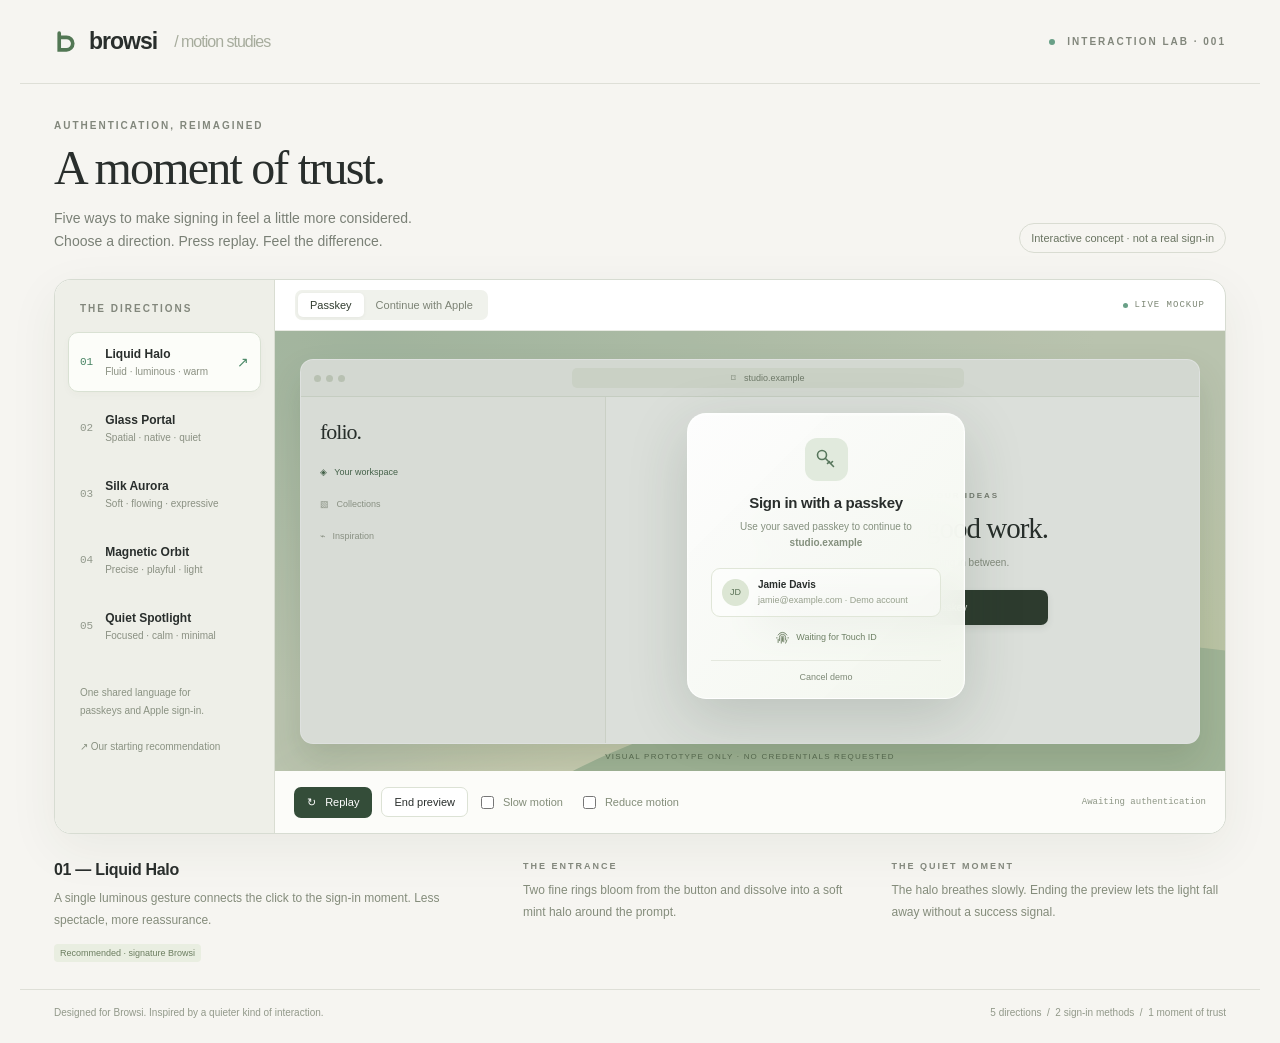
<file: mockups/passkey/index.html>
<!doctype html>
<html lang="en">
<head>
<meta charset="utf-8">
<meta name="viewport" content="width=device-width, initial-scale=1">
<meta name="color-scheme" content="light">
<link rel="icon" href="data:,">
<title>Browsi — A moment of trust</title>
<style>
*{box-sizing:border-box}body{margin:0;background:#f6f5f1;color:#292e2c;font:14px -apple-system,BlinkMacSystemFont,"Segoe UI",sans-serif}button{font:inherit;color:inherit;cursor:pointer}button:focus-visible,input:focus-visible{outline:3px solid #39a887;outline-offset:4px}button{touch-action:manipulation}header,main,footer{max-width:1240px;margin:auto}header{display:flex;align-items:center;justify-content:space-between;padding:28px 34px;border-bottom:1px solid #dedfd7}.brand{font-size:23px;font-weight:750;letter-spacing:-1px;display:flex;gap:10px;align-items:center}.brand svg{width:25px;height:25px}.eyebrow{font-size:10px;font-weight:650;letter-spacing:2px;text-transform:uppercase;color:#82877c}.edition{display:flex;align-items:center;gap:12px}.dot{width:6px;height:6px;border-radius:50%;background:#69a087}main{padding:36px 34px 0}.intro{display:flex;align-items:end;justify-content:space-between;gap:24px;margin-bottom:26px}h1{font-family:Georgia,serif;font-size:clamp(32px,4vw,48px);font-weight:400;letter-spacing:-1.8px;margin:9px 0 12px}.intro p{color:#7a8076;line-height:1.65;margin:0;max-width:520px}.prototype{border:1px solid #d9dcd2;padding:8px 11px;border-radius:20px;font-size:11px;white-space:nowrap;color:#697461}.workspace{display:grid;grid-template-columns:220px minmax(0,1fr);border:1px solid #d7dcd2;border-radius:17px;overflow:hidden;background:#fff;box-shadow:0 15px 50px #283c2310}.concepts{padding:23px 13px;background:#eeefe8;border-right:1px solid #d9ddd2}.concepts>.eyebrow{padding:0 12px;margin-bottom:18px}.concept{width:100%;display:flex;align-items:center;gap:12px;text-align:left;border:1px solid transparent;border-radius:10px;background:none;padding:14px 11px;margin-bottom:6px;transition:background .2s,border-color .2s}.concept:hover{background:#ffffff80}.concept[aria-pressed=true]{background:#fcfdf9;border-color:#d9e1d3;box-shadow:0 3px 8px #394c3107}.num{font:11px ui-monospace,monospace;color:#92998c}.concept[aria-pressed=true] .num{color:#478363}.concept strong{display:block;font-size:12px;font-weight:600}.concept small{display:block;color:#8a9082;font-size:10px;margin-top:5px}.pick{margin-left:auto;color:#4a8867;font-size:14px}.sidebar-note{font-size:10px;line-height:1.8;color:#8a9282;padding:22px 12px 0}.preview{min-width:0}.preview-toolbar{height:51px;display:flex;align-items:center;justify-content:space-between;padding:0 20px;border-bottom:1px solid #e8eae3;gap:8px}.segmented{display:flex;background:#f0f2ec;padding:3px;border-radius:7px}.segmented button{font-size:11px;padding:6px 12px;border:0;background:none;border-radius:5px;color:#7c8375}.segmented button[aria-pressed=true]{background:white;box-shadow:0 1px 4px #0000000d;color:#303b2e}.live{font:9px ui-monospace,monospace;letter-spacing:1px;color:#7d8775;display:flex;gap:7px;align-items:center}.live .dot{width:5px;height:5px}.stage{position:relative;height:440px;overflow:hidden;background:#cad6bc;isolation:isolate}.wallpaper{position:absolute;inset:0;background:radial-gradient(ellipse at 80% 110%,#d6dcaf 0,transparent 60%),radial-gradient(ellipse at 10% 0,#b5c8b0 0,transparent 60%),#d2dac4}.hill{position:absolute;width:100%;height:300px;bottom:-200px;left:15%;border-radius:50%;background:#b5c8a9;transform:rotate(-12deg);box-shadow:-200px -20px 90px #e5e6c9}.window{position:absolute;inset:28px 25px 27px;border:1px solid #ffffffb3;border-radius:13px;overflow:hidden;box-shadow:0 18px 35px #344a2b26;background:#f9faf7}.chrome{height:37px;background:#f0f2ec;display:flex;align-items:center;padding:0 13px;gap:5px;border-bottom:1px solid #e0e5da}.traffic{width:7px;height:7px;border-radius:50%;background:#d1d8c9}.address{font-size:9px;background:#e6eadf;border-radius:5px;color:#7b8574;text-align:center;padding:5px;width:45%;margin:auto}.webpage{display:grid;grid-template-columns:34% 66%;height:calc(100% - 37px)}.web-sidebar{border-right:1px solid #e6e9df;padding:22px 19px;background:#f6f7f2}.folio{font-family:Georgia,serif;font-size:22px;letter-spacing:-1px}.nav-line{margin-top:22px;color:#9a9f92;font-size:9px}.nav-line.active{color:#4b6950}.web-main{display:grid;place-content:center;text-align:center;padding:16px}.web-main .eyebrow{font-size:8px}.web-main h2{font:normal 29px Georgia,serif;letter-spacing:-1px;margin:12px 0}.web-main p{color:#92988a;font-size:10px;margin:0 0 22px}.login{border:0;background:#303d30;color:#f8f9f4;padding:11px 25px;border-radius:7px;font-size:10px;box-shadow:0 3px 7px #34452a18;display:flex;justify-content:center;align-items:center;gap:8px}.login svg{height:13px;width:13px}.web-footer{color:#acb1a3;font-size:8px;margin-top:15px}.effect{position:absolute;inset:0;pointer-events:none;z-index:2;opacity:0;transition:opacity .7s}.running .effect{opacity:1}.dim{position:absolute;inset:0;background:#1c302322;opacity:0;transition:opacity .7s}.running .dim{opacity:1}.ring{position:absolute;left:65%;top:60%;width:32px;height:32px;border:1px solid #c5fff0;border-radius:50%;opacity:0;box-shadow:0 0 18px #8dffe1,inset 0 0 16px #9dffdd;transform:translate(-50%,-50%)}.halo.running .ring{animation:ripple 1.6s cubic-bezier(.16,.55,.3,1) both}.ring.two{animation-delay:.15s!important}.aura{position:absolute;left:58%;top:51%;width:320px;height:235px;transform:translate(-50%,-50%);border-radius:35px;opacity:0;background:#b0ffe24d;filter:blur(30px)}.halo.running .aura{animation:breathe 3s 1s infinite alternate}.portal-lens{position:absolute;left:65%;top:60%;width:30px;height:30px;border:1px solid #ffffffbd;border-radius:50%;box-shadow:inset 0 0 60px #ffffff60,0 0 35px #d6e9cd77;backdrop-filter:blur(6px);opacity:0}.portal.running .portal-lens{animation:portal 1.5s cubic-bezier(.2,.7,.2,1) forwards}.silk-ribbon{position:absolute;left:10%;top:38%;width:95%;height:140px;border-radius:50%;background:conic-gradient(from 70deg,transparent 0deg,#aaf5cc90 40deg,#d2dcffb0 75deg,transparent 110deg,transparent 235deg,#e3edb999 280deg,transparent 320deg);filter:blur(13px);opacity:0;transform:rotate(-23deg)}.silk.running .silk-ribbon{animation:silk 4s ease-in-out infinite alternate}.silk-ribbon.second{top:25%;left:0;transform:rotate(25deg);animation-delay:-2s!important;filter:blur(22px)}.orbit-track{position:absolute;left:58%;top:51%;width:365px;height:278px;border:1px solid #efffe72e;border-radius:50%;transform:translate(-50%,-50%) rotate(-20deg);opacity:0}.orbit.running .orbit-track{animation:track 3s ease forwards}.orbit-point{position:absolute;inset:-1px;border-radius:50%;animation:orbit 3s cubic-bezier(.2,.5,.2,1) forwards}.orbit-point:before{content:"";position:absolute;left:50%;top:-3px;width:6px;height:6px;border-radius:50%;background:#e2fff0;box-shadow:0 0 14px 5px #b6ffdb80}.orbit-point.second{animation-direction:reverse}.spotlight-shade{position:absolute;inset:0;background:radial-gradient(ellipse 220px 190px at 58% 51%,#ffffff12,transparent 80%),radial-gradient(ellipse 260px 220px at 58% 51%,transparent 25%,#203b286e 100%);opacity:0}.spotlight.running .spotlight-shade{animation:spotlight 1.2s ease forwards}.spotlight .dim{display:none}.auth-sheet{position:absolute;z-index:3;left:58%;top:51%;width:278px;transform:translate(-50%,-44%) scale(.92);padding:24px 23px 15px;border:1px solid #ffffffc9;border-radius:19px;background:linear-gradient(135deg,#ffffffee,#f4f8eff0);box-shadow:0 18px 60px #273f302d,0 1px 2px #ffffffaa inset;text-align:center;opacity:0;filter:blur(8px);pointer-events:none;transition:opacity .45s,transform .6s cubic-bezier(.2,.8,.2,1),filter .5s;backdrop-filter:blur(20px)}.running.sheet-visible .auth-sheet{opacity:1;filter:blur(0);transform:translate(-50%,-50%) scale(1);pointer-events:auto}.auth-icon{width:43px;height:43px;border-radius:12px;display:grid;place-items:center;background:#e1eadd;color:#57765c;margin:0 auto 13px}.auth-icon svg{width:24px;height:24px}.auth-sheet h3{font-size:15px;font-weight:600;margin:0 0 8px;letter-spacing:-.3px}.auth-sheet p{font-size:10px;line-height:1.6;margin:0;color:#84907e}.account{display:flex;gap:9px;align-items:center;text-align:left;border:1px solid #e0e6d8;background:#ffffff70;padding:10px;border-radius:9px;margin:17px 0 13px}.avatar{background:#dce6d4;border-radius:50%;width:27px;height:27px;display:grid;place-items:center;font-size:9px;color:#5b7357}.account strong{font-size:10px;display:block;font-weight:550}.account small{font-size:9px;color:#97a08d}.touch{display:flex;gap:6px;align-items:center;justify-content:center;font-size:9px;color:#6e8065}.touch svg{width:15px;height:15px}.cancel{font-size:9px;margin-top:15px;border:0;border-top:1px solid #e4e8de;padding:11px 0 0;width:100%;background:none;color:#7d8876}.stage-caption{position:absolute;bottom:10px;left:0;right:0;text-align:center;font-size:8px;letter-spacing:1.2px;text-transform:uppercase;color:#53664c;z-index:4}.transport{min-height:62px;display:flex;align-items:center;gap:9px;padding:12px 19px;background:#fcfcf9}.replay{border:0;border-radius:7px;background:#344d39;color:white;padding:9px 13px;font-size:11px}.finish{border:1px solid #dce2d5;border-radius:7px;background:white;padding:8px 12px;font-size:11px}.phase{margin-left:auto;font:9px ui-monospace,monospace;color:#8d9685}.settings{display:flex;gap:16px;align-items:center;font-size:11px;color:#838d79}.settings label{display:flex;align-items:center;gap:6px;cursor:pointer}.settings input{accent-color:#4b7255}.details{display:grid;grid-template-columns:1.3fr 1fr 1fr;gap:34px;padding:27px 0}.details h2{font-size:16px;font-weight:550;margin:0 0 9px;letter-spacing:-.3px}.details p{font-size:12px;line-height:1.8;color:#848c7b;margin:0}.details .eyebrow{margin-bottom:9px;font-size:9px}.tag{display:inline-block;background:#e9eee1;color:#6c7e60;font-size:9px;border-radius:4px;padding:4px 6px;margin-top:13px}footer{padding:17px 34px 25px;border-top:1px solid #dedfd7;display:flex;justify-content:space-between;color:#92998a;font-size:10px}.reduced .effect *{animation:none!important}.reduced .effect{background:#bce2cb20}.reduced .auth-sheet{transition:opacity .4s;transform:translate(-50%,-50%);filter:none}.slow .effect *{animation-duration:6s!important}.slow .auth-sheet{transition-duration:1.4s}
@keyframes ripple{0%{opacity:0;transform:translate(-50%,-50%) scale(.3)}15%{opacity:.8}100%{opacity:0;transform:translate(-50%,-50%) scale(32)}}@keyframes breathe{from{opacity:.35;transform:translate(-50%,-50%) scale(.96)}to{opacity:.8;transform:translate(-50%,-50%) scale(1.05)}}@keyframes portal{0%{opacity:0;transform:translate(-50%,-50%) scale(.1)}25%{opacity:1}100%{opacity:.6;transform:translate(-50%,-50%) scale(38)}}@keyframes silk{from{opacity:.35;translate:30px 20px;scale:.85}to{opacity:.85;translate:-25px -10px;scale:1.12}}@keyframes track{0%{opacity:0;scale:.6}30%{opacity:1}100%{opacity:.6;scale:1}}@keyframes orbit{from{transform:rotate(-180deg)}to{transform:rotate(180deg)}}@keyframes spotlight{from{opacity:0;transform:scale(.6);transform-origin:65% 60%}to{opacity:1;transform:scale(1)}}
@media(max-width:850px){.workspace{grid-template-columns:175px 1fr}.concept{gap:8px;padding-left:6px}.concept strong{font-size:11px}.concepts{padding:20px 8px}.sidebar-note{padding:18px 8px}.settings{gap:8px}.phase{display:none}.details{gap:20px}.stage{height:420px}.web-sidebar{padding:20px 12px}.web-main h2{font-size:24px}.auth-sheet{left:56%;width:255px}.preview-toolbar{padding:0 12px}.live{font-size:8px}}
@media(max-width:620px){header{padding:20px}.edition{font-size:8px}main{padding:24px 14px 0}.intro{align-items:start}.prototype{display:none}h1{font-size:35px}.intro p{font-size:12px}.workspace{display:block}.concepts{display:flex;overflow:auto;padding:9px;border:0;border-bottom:1px solid #d9ddd2;gap:5px}.concepts>.eyebrow,.sidebar-note,.concept small,.pick{display:none}.concept{min-width:145px;margin:0;padding:10px}.stage{height:410px}.window{inset:25px 13px}.webpage{grid-template-columns:25% 75%}.web-sidebar{padding:20px 8px}.folio{font-size:18px}.auth-sheet{left:53%}.transport{padding:11px 12px;gap:6px;flex-wrap:wrap}.settings{margin-left:auto;font-size:10px}.replay,.finish{font-size:10px;padding:8px}.details{grid-template-columns:1fr;gap:16px;padding:23px 4px}.details>div:first-child{border-bottom:1px solid #e0e3d8;padding-bottom:18px}footer{padding:17px 18px;gap:20px;font-size:9px}.live{letter-spacing:0}.segmented button{padding:6px 9px}}
</style>
</head>
<body>
<svg aria-hidden="true" style="position:absolute;width:0;height:0;overflow:hidden"><defs>
<symbol id="key" viewBox="0 0 24 24"><g fill="none" stroke="currentColor" stroke-width="1.6" stroke-linecap="round" stroke-linejoin="round"><circle cx="8" cy="8" r="4.5"/><path d="m11.3 11.3 8.2 8.2m-3-3 2-2m-5 2 2-2"/></g></symbol>
<symbol id="apple" viewBox="0 0 24 24"><path fill="currentColor" d="M16.7 3.1c-.1 1.5-1.2 3-2.7 3.4-.2-1.4.8-3 2.7-3.4ZM19.8 17.4c-.6 1.3-1 2-1.8 3-1 1.2-2.3 2.5-3.8 1.8-1.4-.6-2-.6-3.5 0-1.5.6-2.7-.5-3.7-1.7C4.2 17 3.8 12.4 5.6 9.8c1.3-1.9 3.4-2.2 5.1-1.5 1.3.5 1.8.5 3.1 0 1.5-.6 3.8-.4 5.2 1.3-3.3 1.8-2.8 6.3.8 7.8Z"/></symbol>
<symbol id="finger" viewBox="0 0 24 24"><g fill="none" stroke="currentColor" stroke-width="1.5" stroke-linecap="round"><path d="M5 8a8 8 0 0 1 14 0M3 13v-1m18 1v-1M7 17v-5a5 5 0 0 1 10 0v4m-7 5V12a2 2 0 0 1 4 0v7m-9 1v-5m12 6 2-5M12 12v6"/></g></symbol>
</defs></svg>
<header><div class="brand"><svg viewBox="0 0 24 24" fill="none"><path d="M5 4v16h7a6 6 0 0 0 0-12H5" stroke="#527754" stroke-width="3.5" stroke-linecap="round"/></svg>browsi<span style="font-weight:400;color:#a7ac9d;font-size:16px;margin-left:7px">/ motion studies</span></div><div class="edition eyebrow"><span class="dot"></span>Interaction lab · 001</div></header>
<main>
<section class="intro"><div><div class="eyebrow">Authentication, reimagined</div><h1>A moment of trust.</h1><p>Five ways to make signing in feel a little more considered.<br>Choose a direction. Press replay. Feel the difference.</p></div><span class="prototype">Interactive concept · not a real sign-in</span></section>
<section class="workspace" aria-label="Animation playground">
<nav class="concepts" aria-label="Animation directions"><div class="eyebrow">The directions</div>
<button class="concept" data-concept="halo" aria-pressed="true"><span class="num">01</span><span><strong>Liquid Halo</strong><small>Fluid · luminous · warm</small></span><span class="pick">↗</span></button>
<button class="concept" data-concept="portal" aria-pressed="false"><span class="num">02</span><span><strong>Glass Portal</strong><small>Spatial · native · quiet</small></span></button>
<button class="concept" data-concept="silk" aria-pressed="false"><span class="num">03</span><span><strong>Silk Aurora</strong><small>Soft · flowing · expressive</small></span></button>
<button class="concept" data-concept="orbit" aria-pressed="false"><span class="num">04</span><span><strong>Magnetic Orbit</strong><small>Precise · playful · light</small></span></button>
<button class="concept" data-concept="spotlight" aria-pressed="false"><span class="num">05</span><span><strong>Quiet Spotlight</strong><small>Focused · calm · minimal</small></span></button>
<div class="sidebar-note">One shared language for<br>passkeys and Apple sign-in.<br><br>↗ Our starting recommendation</div></nav>
<div class="preview"><div class="preview-toolbar"><div class="segmented" aria-label="Sign-in method"><button data-method="passkey" aria-pressed="true">Passkey</button><button data-method="apple" aria-pressed="false">Continue with Apple</button></div><span class="live"><span class="dot"></span>LIVE MOCKUP</span></div>
<div id="stage" class="stage halo" aria-label="Liquid Halo animation preview">
<div class="wallpaper" aria-hidden="true"><div class="hill"></div></div>
<div class="window"><div class="chrome"><i class="traffic"></i><i class="traffic"></i><i class="traffic"></i><span class="address">⌑ &nbsp; studio.example</span></div><div class="webpage"><aside class="web-sidebar"><div class="folio">folio.</div><div class="nav-line active">◈ &nbsp; Your workspace</div><div class="nav-line">▧ &nbsp; Collections</div><div class="nav-line">⌁ &nbsp; Inspiration</div></aside><div class="web-main"><div class="eyebrow">A little space for your ideas</div><h2>Make room for good work.</h2><p>Your notes, projects, and everything in between.</p><button id="login" class="login"><svg aria-hidden="true"><use href="#key"/></svg><span>Continue with a passkey</span></button><div class="web-footer">A calmer corner of the internet.</div></div></div></div>
<div class="dim" aria-hidden="true"></div><div class="effect" aria-hidden="true" id="effect"></div>
<section class="auth-sheet" aria-label="Simulated authentication prompt" inert><div class="auth-icon"><svg aria-hidden="true"><use id="auth-symbol" href="#key"/></svg></div><h3 id="auth-title">Sign in with a passkey</h3><p id="auth-description">Use your saved passkey to continue to<br><strong>studio.example</strong></p><div class="account"><div class="avatar">JD</div><div><strong>Jamie Davis</strong><small>jamie@example.com · Demo account</small></div></div><div class="touch"><svg aria-hidden="true"><use href="#finger"/></svg><span id="touch-label">Waiting for Touch ID</span></div><button class="cancel" id="cancel">Cancel demo</button></section>
<div class="stage-caption">Visual prototype only · no credentials requested</div></div>
<div class="transport"><button class="replay" id="replay">↻ &nbsp; Replay</button><button class="finish" id="finish">End preview</button><div class="settings"><label><input type="checkbox" id="slow"> Slow motion</label><label><input type="checkbox" id="reduce"> Reduce motion</label></div><span class="phase" id="phase" role="status" aria-live="polite">Ready to play</span></div></div>
</section>
<section class="details" aria-label="Concept notes"><div><h2 id="concept-title">01 — Liquid Halo</h2><p id="concept-description"></p><span class="tag" id="concept-tag"></span></div><div><div class="eyebrow">The entrance</div><p id="entrance"></p></div><div><div class="eyebrow">The quiet moment</div><p id="waiting"></p></div></section>
</main><footer><span>Designed for Browsi. Inspired by a quieter kind of interaction.</span><span>5 directions &nbsp;/&nbsp; 2 sign-in methods &nbsp;/&nbsp; 1 moment of trust</span></footer>
<script>
const concepts={
halo:{name:'Liquid Halo',description:'A single luminous gesture connects the click to the sign-in moment. Less spectacle, more reassurance.',tag:'Recommended · signature Browsi',entrance:'Two fine rings bloom from the button and dissolve into a soft mint halo around the prompt.',waiting:'The halo breathes slowly. Ending the preview lets the light fall away without a success signal.',effect:'<div class="ring"></div><div class="ring two"></div><div class="aura"></div>'},
portal:{name:'Glass Portal',description:'A transition that feels like moving between layers of the same space. Familiar, but a little more tactile.',tag:'Most native · restrained',entrance:'A translucent lens expands from the button, softening the page as the glass prompt comes into focus.',waiting:'The lens settles into a still, frosted backdrop. Nothing keeps moving while you make a decision.',effect:'<div class="portal-lens"></div>'},
silk:{name:'Silk Aurora',description:'Soft ribbons give the handoff a touch of atmosphere. A more expressive direction, without confetti or clutter.',tag:'Most expressive · atmospheric',entrance:'Mint, lilac, and pale gold wash diagonally across the page, framing the authentication prompt.',waiting:'The ribbons drift gently behind the prompt, then dissolve when the preview ends.',effect:'<div class="silk-ribbon"></div><div class="silk-ribbon second"></div>'},
orbit:{name:'Magnetic Orbit',description:'Two points of light describe a small, deliberate choreography. Technical precision with a human touch.',tag:'Most playful · precise',entrance:'A pair of bright points sweep in opposing arcs around the prompt, drawing a delicate orbit.',waiting:'One revolution, then stillness. The orbit remains as a faint frame until the preview ends.',effect:'<div class="orbit-track"><div class="orbit-point"></div><div class="orbit-point second"></div></div>'},
spotlight:{name:'Quiet Spotlight',description:'A shift in attention rather than a special effect. The page steps back, and the decision comes forward.',tag:'Most minimal · focused',entrance:'A soft pool of light opens toward the prompt as the rest of the page gently falls into shadow.',waiting:'A completely still, softly lit backdrop. Normal lighting returns when the preview ends.',effect:'<div class="spotlight-shade"></div>'}
};
const stage=document.querySelector('#stage'),phase=document.querySelector('#phase'),sheet=document.querySelector('.auth-sheet');
let selected='halo',method='passkey',timers=[],generation=0;
const systemReduced=matchMedia('(prefers-reduced-motion: reduce)');
document.querySelector('#reduce').checked=systemReduced.matches;
systemReduced.addEventListener('change',e=>{document.querySelector('#reduce').checked=e.matches;play()});
function clearTimers(){timers.forEach(clearTimeout);timers=[];generation++}
function later(fn,ms){timers.push(setTimeout(fn,ms))}
function play(){clearTimers();const run=generation;stage.className='stage '+selected+(document.querySelector('#reduce').checked?' reduced':'')+(document.querySelector('#slow').checked?' slow':'');sheet.inert=true;document.querySelector('#effect').innerHTML=concepts[selected].effect;phase.textContent='Preparing';document.querySelector('#finish').disabled=false;requestAnimationFrame(()=>requestAnimationFrame(()=>{if(run!==generation)return;stage.classList.add('running');phase.textContent='Opening';later(()=>{stage.classList.add('sheet-visible');sheet.inert=false;phase.textContent='Awaiting authentication';},document.querySelector('#slow').checked?1300:520)}))}
function end(){clearTimers();sheet.inert=true;stage.classList.remove('running','sheet-visible');phase.textContent='Preview ended';document.querySelector('#finish').disabled=true}
function choose(key){selected=key;const c=concepts[key];document.querySelectorAll('[data-concept]').forEach(b=>b.setAttribute('aria-pressed',String(b.dataset.concept===key)));document.querySelector('#concept-title').textContent=String(Object.keys(concepts).indexOf(key)+1).padStart(2,'0')+' — '+c.name;document.querySelector('#concept-description').textContent=c.description;document.querySelector('#concept-tag').textContent=c.tag;document.querySelector('#entrance').textContent=c.entrance;document.querySelector('#waiting').textContent=c.waiting;stage.setAttribute('aria-label',c.name+' animation preview');play()}
document.querySelectorAll('[data-concept]').forEach(b=>b.addEventListener('click',()=>choose(b.dataset.concept)));
document.querySelectorAll('[data-method]').forEach(b=>b.addEventListener('click',()=>{method=b.dataset.method;const apple=method==='apple';document.querySelectorAll('[data-method]').forEach(x=>x.setAttribute('aria-pressed',String(x===b)));document.querySelector('#auth-symbol').setAttribute('href',apple?'#apple':'#key');document.querySelector('#login use').setAttribute('href',apple?'#apple':'#key');document.querySelector('#login span').textContent=apple?'Continue with Apple':'Continue with a passkey';document.querySelector('#auth-title').textContent=apple?'Continue with Apple':'Sign in with a passkey';document.querySelector('#auth-description').innerHTML=apple?'Use your Apple Account to continue to<br><strong>studio.example</strong>':'Use your saved passkey to continue to<br><strong>studio.example</strong>';document.querySelector('#touch-label').textContent=apple?'Apple sign-in · simulated prompt':'Waiting for Touch ID';play()}));
document.querySelector('#replay').addEventListener('click',play);document.querySelector('#login').addEventListener('click',play);document.querySelector('#finish').addEventListener('click',end);document.querySelector('#cancel').addEventListener('click',end);document.querySelectorAll('.settings input').forEach(x=>x.addEventListener('change',play));document.addEventListener('keydown',e=>{if(e.key==='Escape')end()});choose('halo');
</script>
</body>
</html>
</file>
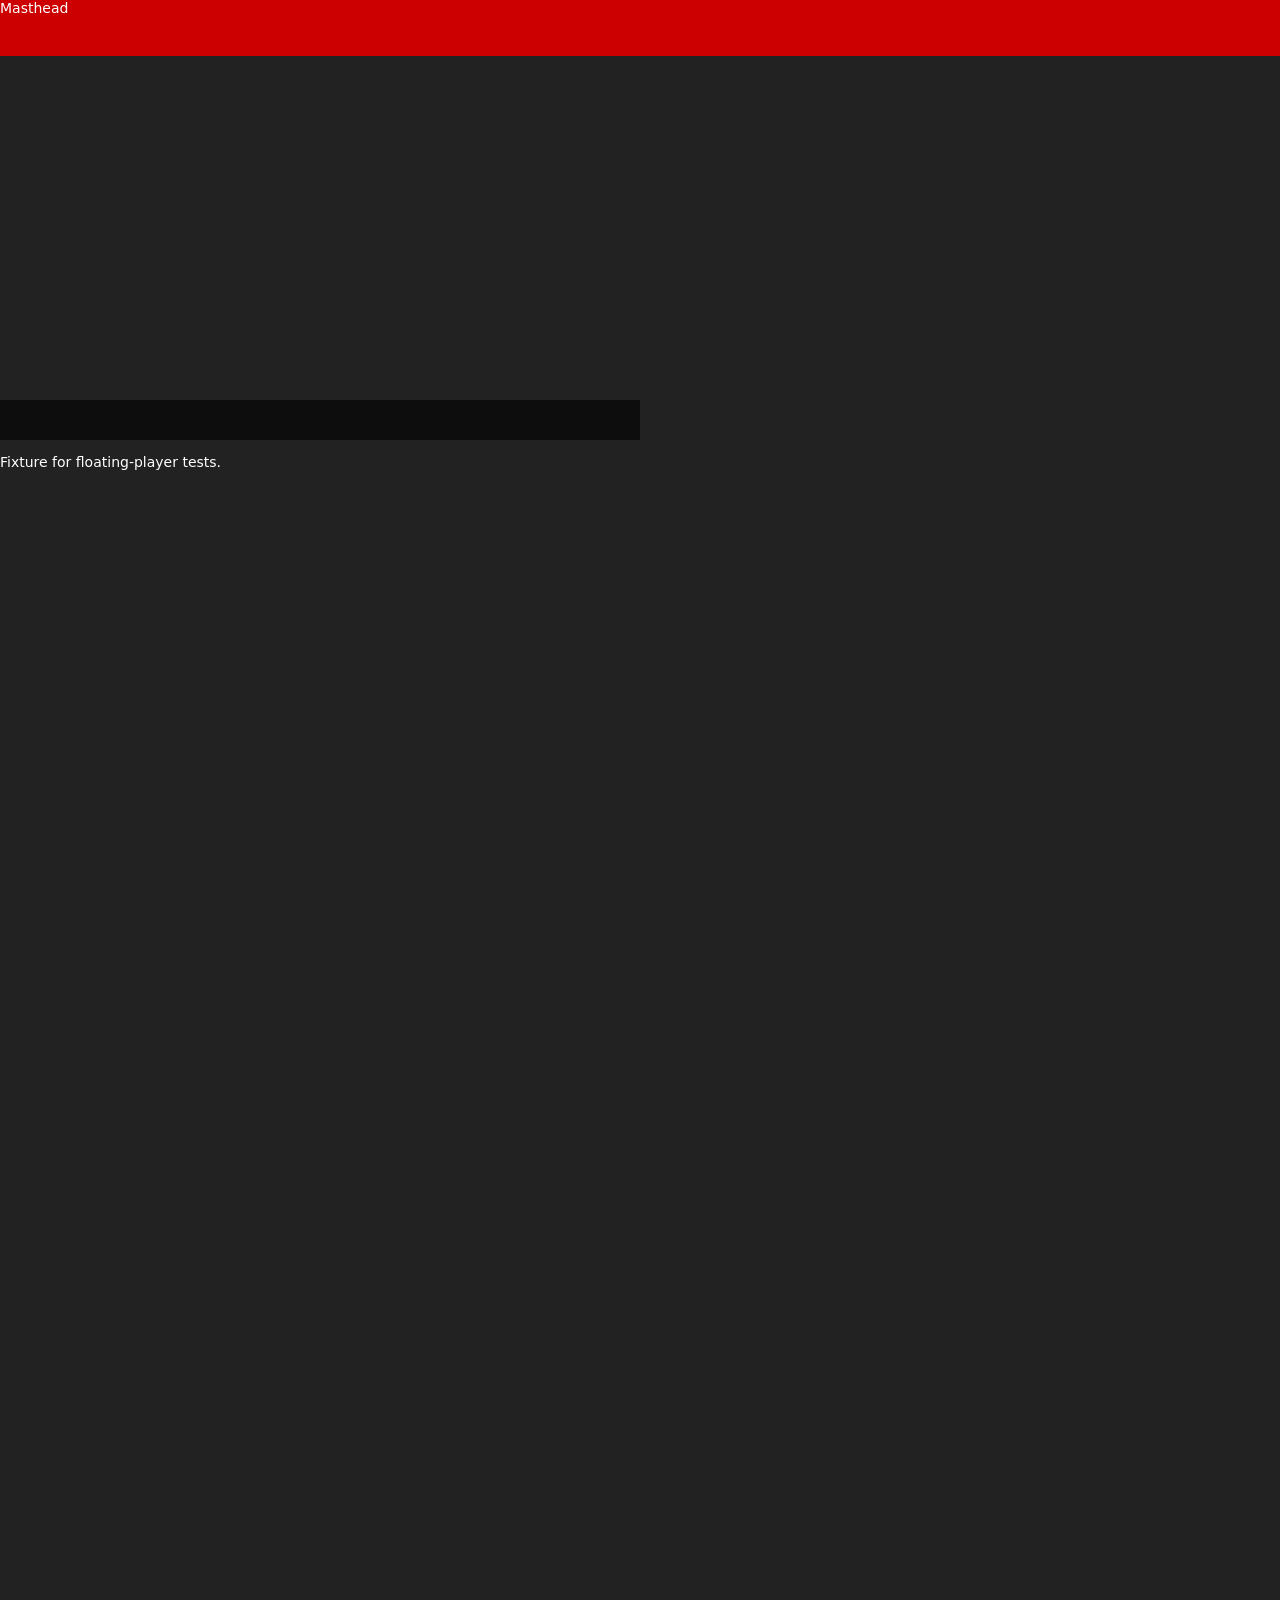
<file: BrowsiTests/Fixtures/video.html>
<!doctype html><meta charset="utf-8"><title>Video fixture</title>
<style>
  body { margin: 0; background: #222; font: 14px system-ui; color: #fff; }
  /* Mimic YouTube: a fixed masthead with a huge z-index… */
  header { position: fixed; top: 0; left: 0; right: 0; height: 56px; background: #c00; z-index: 9999; }
  /* …and a player inside a transformed, stacking-context container. */
  #player { margin-top: 80px; position: relative; z-index: 1; transform: translateZ(0); width: 640px; height: 360px; }
  #controls { position: absolute; inset: auto 0 0 0; height: 40px; background: rgba(0,0,0,.6); z-index: 5; }
  video { position: absolute; left: 0; top: 0; width: 640px; height: 360px; }
</style>
<header>Masthead</header>
<div id="player"><video id="v" src="clip.mp4" autoplay loop playsinline></video><div id="controls"></div></div>
<div id="narrow" style="position:relative;z-index:2;transform:translateZ(0)"></div>
<script>
  // Mimic YouTube re-parenting the <video> when the viewport becomes narrow (this closes popovers).
  addEventListener('resize', () => {
    const v = document.getElementById('v');
    const target = innerWidth < 600 ? document.getElementById('narrow') : document.getElementById('player');
    if (v.parentElement !== target) target.prepend(v);
  });
</script>
<p style="height:2000px">Fixture for floating-player tests.</p>
</file>
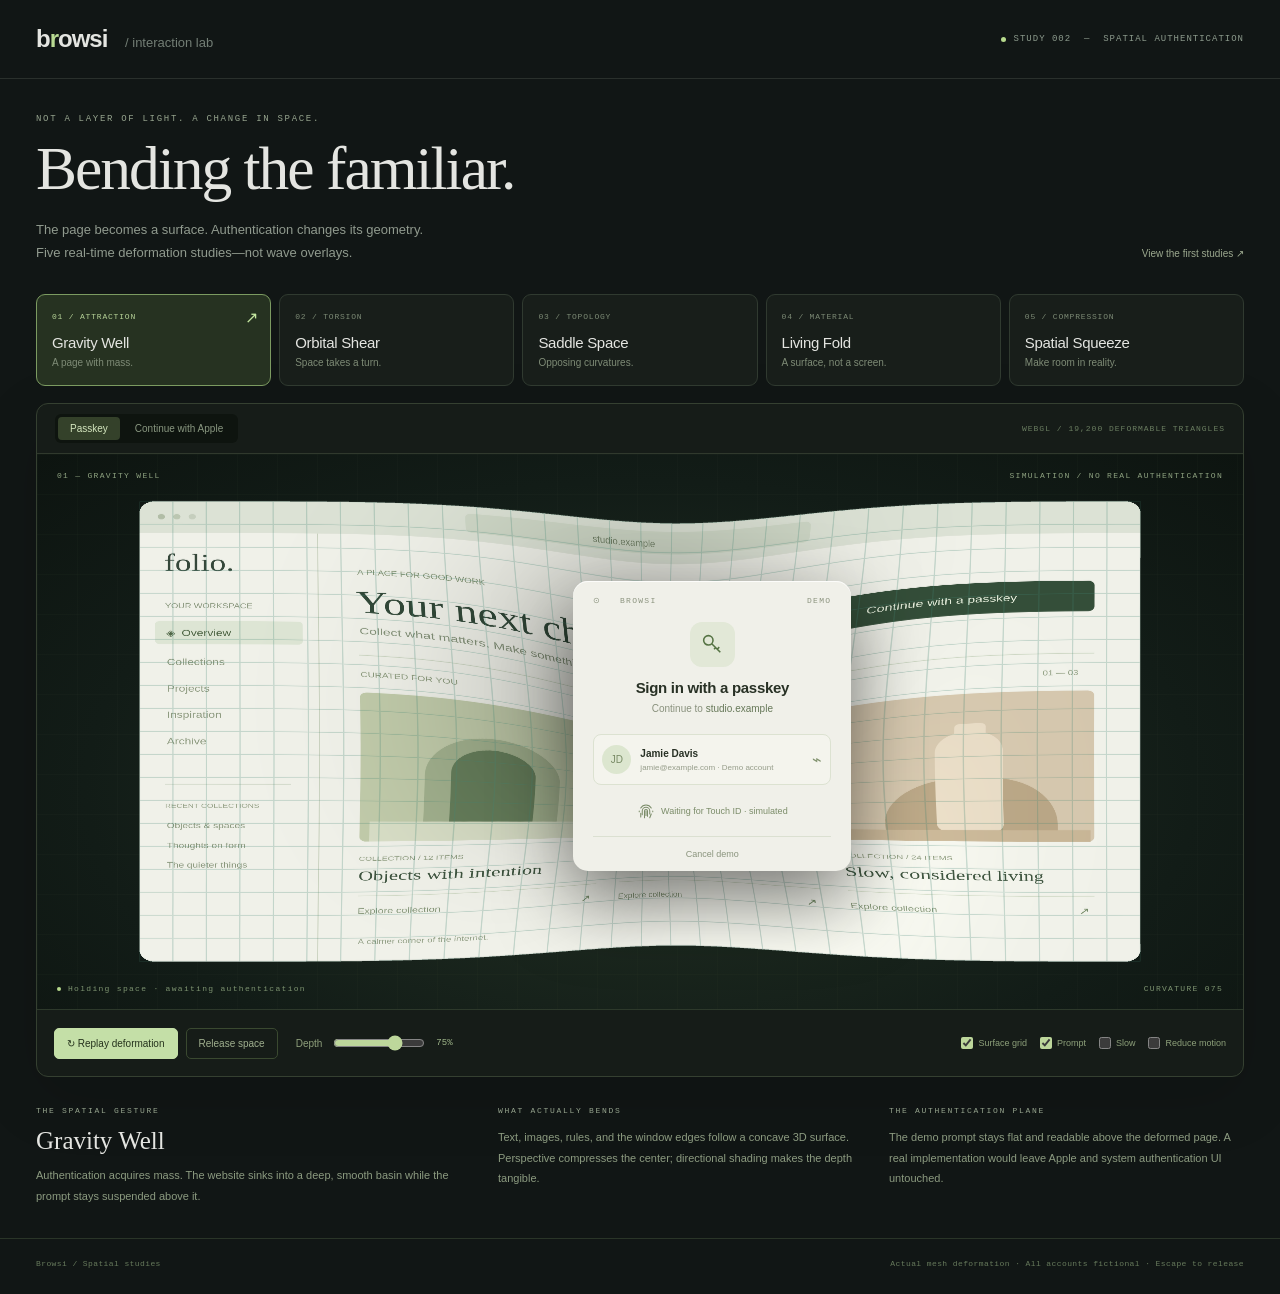
<file: mockups/passkey/curvature.html>
<!doctype html>
<html lang="en">
<head>
  <meta charset="utf-8">
  <meta name="viewport" content="width=device-width, initial-scale=1">
  <meta name="color-scheme" content="dark">
  <link rel="icon" href="data:,">
  <link rel="stylesheet" href="curvature.css">
  <title>Browsi — Bending the familiar</title>
  <script src="curvature.js" defer></script>
</head>
<body>
  <header>
    <a class="brand" href="/">b<span>r</span>owsi <small>/ interaction lab</small></a>
    <span class="edition"><i></i> STUDY 002 &nbsp;—&nbsp; SPATIAL AUTHENTICATION</span>
  </header>
  <main>
    <section class="intro">
      <div><p class="eyebrow">Not a layer of light. A change in space.</p><h1>Bending the familiar.</h1>
      <p class="subtitle">The page becomes a surface. Authentication changes its geometry.<br>Five real-time deformation studies—not wave overlays.</p></div>
      <a class="previous" href="/">View the first studies ↗</a>
    </section>
    <nav class="directions" aria-label="Spatial concepts">
      <button data-mode="0" aria-pressed="true"><span>01 / ATTRACTION</span><strong>Gravity Well</strong><small>A page with mass.</small></button>
      <button data-mode="1" aria-pressed="false"><span>02 / TORSION</span><strong>Orbital Shear</strong><small>Space takes a turn.</small></button>
      <button data-mode="2" aria-pressed="false"><span>03 / TOPOLOGY</span><strong>Saddle Space</strong><small>Opposing curvatures.</small></button>
      <button data-mode="3" aria-pressed="false"><span>04 / MATERIAL</span><strong>Living Fold</strong><small>A surface, not a screen.</small></button>
      <button data-mode="4" aria-pressed="false"><span>05 / COMPRESSION</span><strong>Spatial Squeeze</strong><small>Make room in reality.</small></button>
    </nav>
    <section class="lab" aria-label="Interactive spatial preview">
      <div class="lab-bar">
        <div class="method" aria-label="Authentication method"><button data-method="passkey" aria-pressed="true">Passkey</button><button data-method="apple" aria-pressed="false">Continue with Apple</button></div>
        <span class="engine" id="engine">WEBGL / DEFORMABLE SURFACE</span>
      </div>
      <div class="stage" id="stage">
        <div class="stage-label"><span id="stage-name">01 — GRAVITY WELL</span><span>SIMULATION / NO REAL AUTHENTICATION</span></div>
        <canvas id="surface" aria-label="A simulated website whose text, images and edges bend in three dimensions"></canvas>
        <div class="fallback" id="fallback" hidden>WebGL is unavailable. Enable hardware acceleration and reload to see the spatial studies.</div>
        <section class="prompt" id="prompt" aria-label="Simulated authentication prompt" inert>
          <div class="prompt-top"><span>⊙ &nbsp; BROWSI</span><span>DEMO</span></div>
          <div class="symbol" id="symbol" aria-hidden="true"><svg viewBox="0 0 24 24" fill="none" stroke="currentColor" stroke-width="1.5"><circle cx="8" cy="8" r="4.5"/><path d="m11.3 11.3 8.2 8.2m-3-3 2-2m-5 2 2-2"/></svg></div>
          <h2 id="prompt-title">Sign in with a passkey</h2>
          <p>Continue to <strong>studio.example</strong></p>
          <div class="account"><span class="avatar">JD</span><div><strong>Jamie Davis</strong><small>jamie@example.com · Demo account</small></div><span>⌁</span></div>
          <div class="authenticate"><svg viewBox="0 0 24 24" aria-hidden="true"><g fill="none" stroke="currentColor" stroke-width="1.4" stroke-linecap="round"><path d="M5 8a8 8 0 0 1 14 0M3 13v-1m18 1v-1M7 17v-5a5 5 0 0 1 10 0v4m-7 5V12a2 2 0 0 1 4 0v7m-9 1v-5m12 6 2-5M12 12v6"/></g></svg><span id="auth-status">Waiting for Touch ID · simulated</span></div>
          <button id="cancel">Cancel demo</button>
        </section>
        <div class="stage-bottom"><span><i></i> <span id="phase" role="status" aria-live="polite">Preparing surface</span></span><span id="depth-readout">CURVATURE 075</span></div>
      </div>
      <div class="controls">
        <div class="playback"><button class="primary" id="replay">↻ Replay deformation</button><button id="release">Release space</button></div>
        <label class="depth">Depth <input id="depth" type="range" min="15" max="100" value="75"><output for="depth" id="depth-value">75%</output></label>
        <div class="toggles"><label><input type="checkbox" id="grid" checked> Surface grid</label><label><input type="checkbox" id="show-prompt" checked> Prompt</label><label><input type="checkbox" id="slow"> Slow</label><label><input type="checkbox" id="reduced"> Reduce motion</label></div>
      </div>
    </section>
    <section class="notes" aria-label="Design explanation">
      <div><p class="eyebrow">The spatial gesture</p><h2 id="note-title">Gravity Well</h2><p id="description"></p></div>
      <div><p class="eyebrow">What actually bends</p><p id="geometry"></p></div>
      <div><p class="eyebrow">The authentication plane</p><p>The demo prompt stays flat and readable above the deformed page. A real implementation would leave Apple and system authentication UI untouched.</p></div>
    </section>
  </main>
  <footer><span>Browsi / Spatial studies</span><span>Actual mesh deformation · All accounts fictional · Escape to release</span></footer>
</body>
</html>
</file>
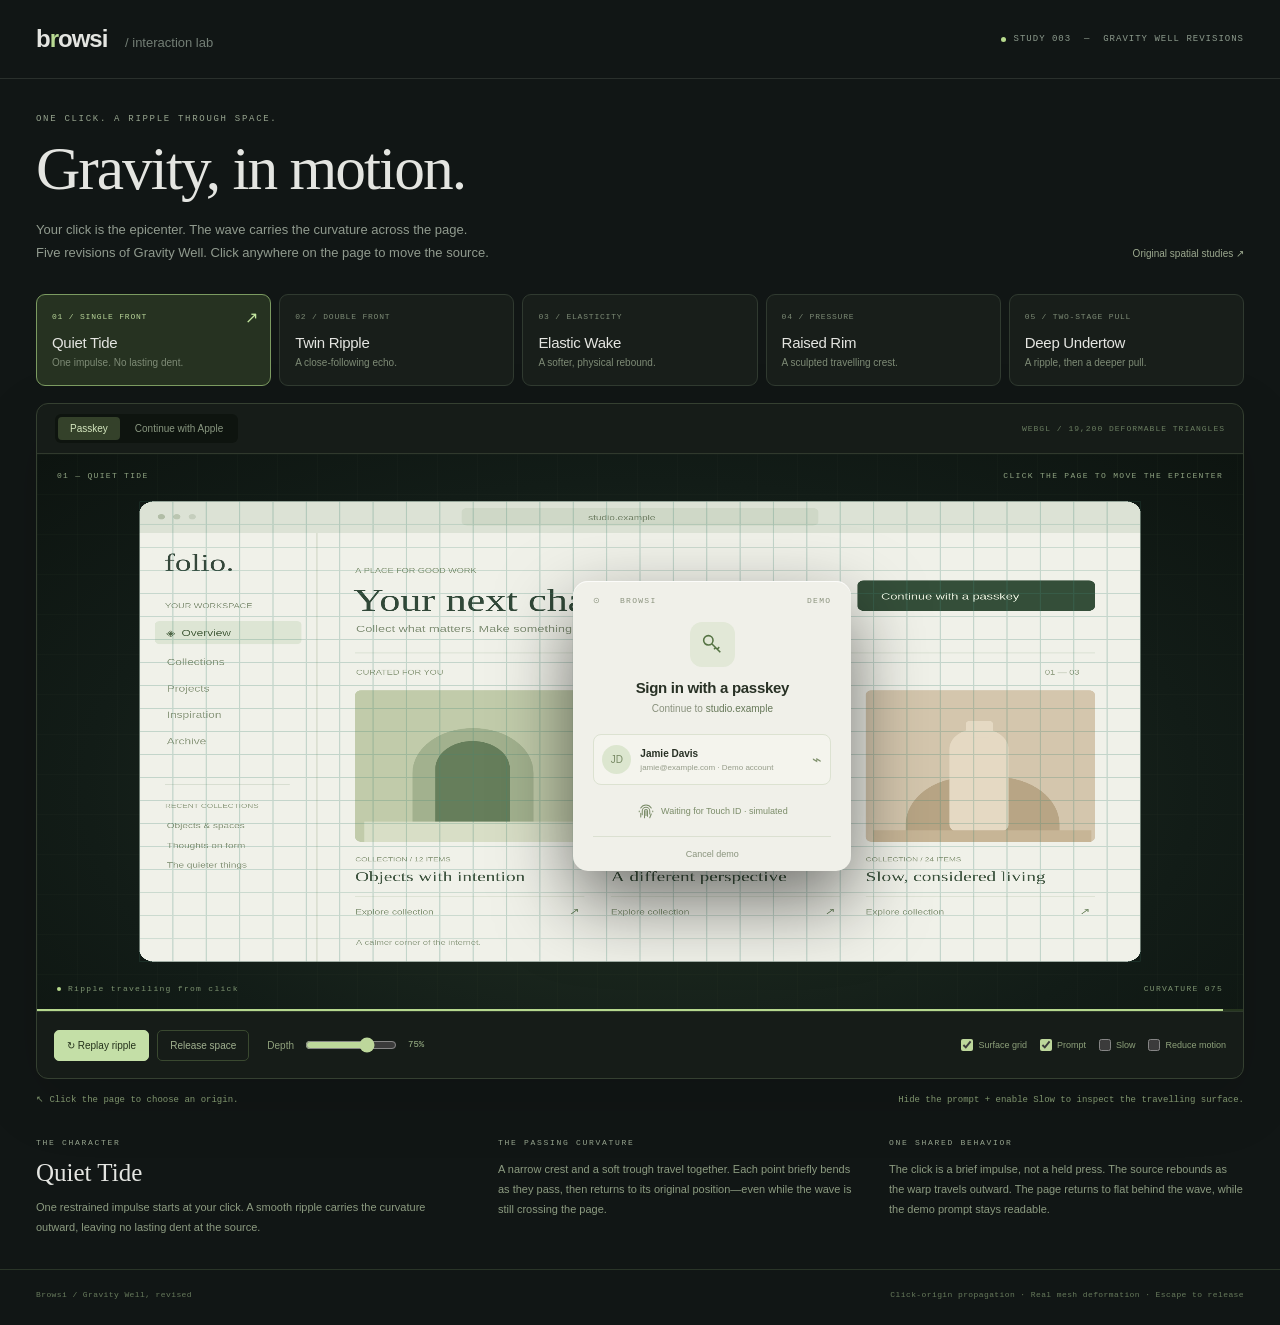
<file: mockups/passkey/gravity.html>
<!doctype html>
<html lang="en">
<head>
  <meta charset="utf-8">
  <meta name="viewport" content="width=device-width, initial-scale=1">
  <meta name="color-scheme" content="dark">
  <link rel="icon" href="data:,">
  <link rel="stylesheet" href="curvature.css">
  <link rel="stylesheet" href="gravity.css">
  <title>Browsi — Gravity, in motion</title>
  <script src="curvature.js" defer></script>
</head>
<body data-study="gravity">
  <header>
    <a class="brand" href="/">b<span>r</span>owsi <small>/ interaction lab</small></a>
    <span class="edition"><i></i> STUDY 003 &nbsp;—&nbsp; GRAVITY WELL REVISIONS</span>
  </header>
  <main>
    <section class="intro">
      <div><p class="eyebrow">One click. A ripple through space.</p><h1>Gravity, in motion.</h1>
      <p class="subtitle">Your click is the epicenter. The wave carries the curvature across the page.<br>Five revisions of Gravity Well. Click anywhere on the page to move the source.</p></div>
      <a class="previous" href="curvature.html">Original spatial studies ↗</a>
    </section>
    <nav class="directions" aria-label="Gravity Well revisions">
      <button data-mode="0" aria-pressed="true"><span>01 / SINGLE FRONT</span><strong>Quiet Tide</strong><small>One impulse. No lasting dent.</small></button>
      <button data-mode="1" aria-pressed="false"><span>02 / DOUBLE FRONT</span><strong>Twin Ripple</strong><small>A close-following echo.</small></button>
      <button data-mode="2" aria-pressed="false"><span>03 / ELASTICITY</span><strong>Elastic Wake</strong><small>A softer, physical rebound.</small></button>
      <button data-mode="3" aria-pressed="false"><span>04 / PRESSURE</span><strong>Raised Rim</strong><small>A sculpted travelling crest.</small></button>
      <button data-mode="4" aria-pressed="false"><span>05 / TWO-STAGE PULL</span><strong>Deep Undertow</strong><small>A ripple, then a deeper pull.</small></button>
    </nav>
    <section class="lab" aria-label="Click-origin gravity ripple preview">
      <div class="lab-bar">
        <div class="method" aria-label="Authentication method"><button data-method="passkey" aria-pressed="true">Passkey</button><button data-method="apple" aria-pressed="false">Continue with Apple</button></div>
        <span class="engine" id="engine">WEBGL / TRAVELLING CURVATURE</span>
      </div>
      <div class="stage" id="stage">
        <div class="stage-label"><span id="stage-name">01 — QUIET TIDE</span><span>CLICK THE PAGE TO MOVE THE EPICENTER</span></div>
        <canvas id="surface" tabindex="0" role="button" aria-label="Gravity ripple preview. Click anywhere to start a ripple there; Enter replays from the last origin."></canvas>
        <i id="origin-marker" class="origin-marker" aria-hidden="true"></i>
        <div class="fallback" id="fallback" hidden>WebGL is unavailable. Enable hardware acceleration and reload to see the gravity ripples.</div>
        <section class="prompt" id="prompt" aria-label="Simulated authentication prompt" inert>
          <div class="prompt-top"><span>⊙ &nbsp; BROWSI</span><span>DEMO</span></div>
          <div class="symbol" id="symbol" aria-hidden="true"><svg viewBox="0 0 24 24" fill="none" stroke="currentColor" stroke-width="1.5"><circle cx="8" cy="8" r="4.5"/><path d="m11.3 11.3 8.2 8.2m-3-3 2-2m-5 2 2-2"/></svg></div>
          <h2 id="prompt-title">Sign in with a passkey</h2>
          <p>Continue to <strong>studio.example</strong></p>
          <div class="account"><span class="avatar">JD</span><div><strong>Jamie Davis</strong><small>jamie@example.com · Demo account</small></div><span>⌁</span></div>
          <div class="authenticate"><svg viewBox="0 0 24 24" aria-hidden="true"><g fill="none" stroke="currentColor" stroke-width="1.4" stroke-linecap="round"><path d="M5 8a8 8 0 0 1 14 0M3 13v-1m18 1v-1M7 17v-5a5 5 0 0 1 10 0v4m-7 5V12a2 2 0 0 1 4 0v7m-9 1v-5m12 6 2-5M12 12v6"/></g></svg><span id="auth-status">Waiting for Touch ID · simulated</span></div>
          <button id="cancel">Cancel demo</button>
        </section>
        <div class="stage-bottom"><span><i></i> <span id="phase" role="status" aria-live="polite">Preparing ripple</span></span><span id="depth-readout">CURVATURE 075</span></div>
      </div>
      <div class="wave-progress" aria-hidden="true"><span id="wave-progress"></span></div>
      <div class="controls">
        <div class="playback"><button class="primary" id="replay">↻ Replay ripple</button><button id="release">Release space</button></div>
        <label class="depth">Depth <input id="depth" type="range" min="15" max="100" value="75"><output for="depth" id="depth-value">75%</output></label>
        <div class="toggles"><label><input type="checkbox" id="grid" checked> Surface grid</label><label><input type="checkbox" id="show-prompt" checked> Prompt</label><label><input type="checkbox" id="slow"> Slow</label><label><input type="checkbox" id="reduced"> Reduce motion</label></div>
      </div>
    </section>
    <div class="interaction-note"><span>↖ Click the page to choose an origin.</span><span>Hide the prompt + enable Slow to inspect the travelling surface.</span></div>
    <section class="notes" aria-label="Revision explanation">
      <div><p class="eyebrow">The character</p><h2 id="note-title">Quiet Tide</h2><p id="description"></p></div>
      <div><p class="eyebrow">The passing curvature</p><p id="geometry"></p></div>
      <div><p class="eyebrow">One shared behavior</p><p>The click is a brief impulse, not a held press. The source rebounds as the warp travels outward. The page returns to flat behind the wave, while the demo prompt stays readable.</p></div>
    </section>
  </main>
  <footer><span>Browsi / Gravity Well, revised</span><span>Click-origin propagation · Real mesh deformation · Escape to release</span></footer>
</body>
</html>
</file>
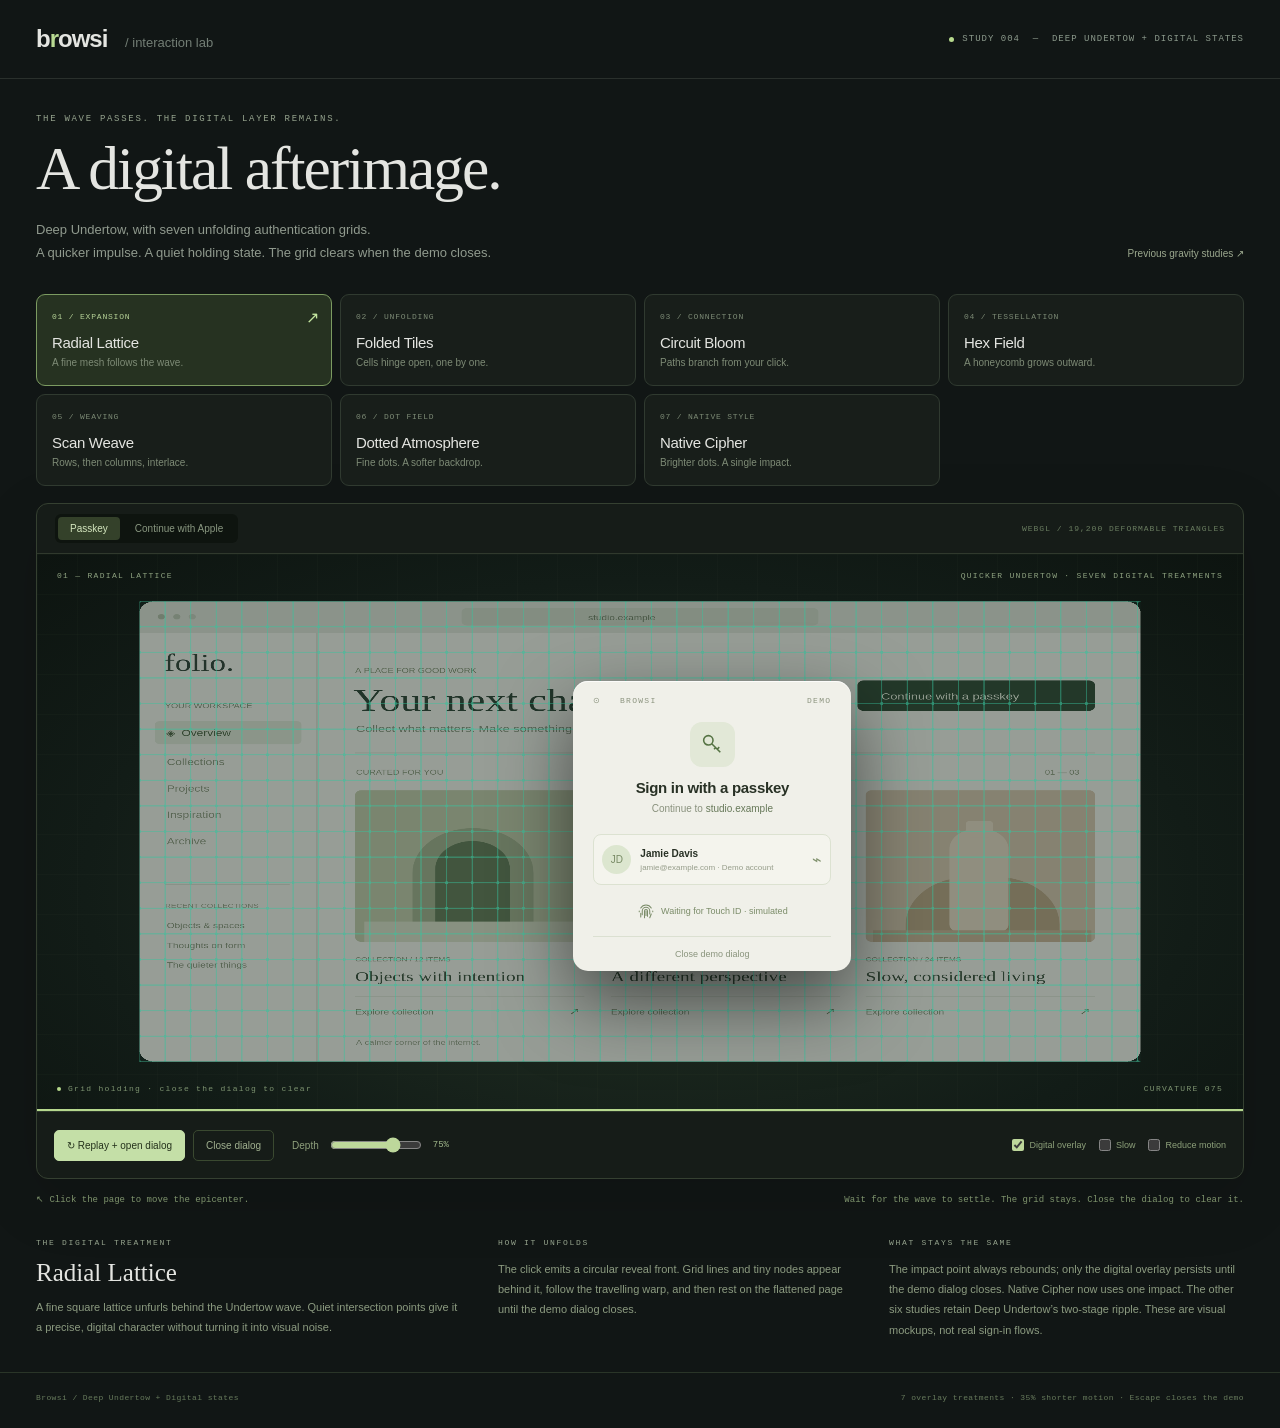
<file: mockups/passkey/undertow.html>
<!doctype html>
<html lang="en">
<head>
  <meta charset="utf-8">
  <meta name="viewport" content="width=device-width, initial-scale=1">
  <meta name="color-scheme" content="dark">
  <link rel="icon" href="data:,">
  <link rel="stylesheet" href="curvature.css">
  <link rel="stylesheet" href="gravity.css">
  <title>Browsi — Deep Undertow / Digital states</title>
  <script src="curvature.js" defer></script>
</head>
<body data-study="digital">
  <header>
    <a class="brand" href="/">b<span>r</span>owsi <small>/ interaction lab</small></a>
    <span class="edition"><i></i> STUDY 004 &nbsp;—&nbsp; DEEP UNDERTOW + DIGITAL STATES</span>
  </header>
  <main>
    <section class="intro">
      <div><p class="eyebrow">The wave passes. The digital layer remains.</p><h1>A digital afterimage.</h1>
      <p class="subtitle">Deep Undertow, with seven unfolding authentication grids.<br>A quicker impulse. A quiet holding state. The grid clears when the demo closes.</p></div>
      <a class="previous" href="gravity.html">Previous gravity studies ↗</a>
    </section>
    <nav class="directions" aria-label="Digital grid treatments">
      <button data-mode="0" aria-pressed="true"><span>01 / EXPANSION</span><strong>Radial Lattice</strong><small>A fine mesh follows the wave.</small></button>
      <button data-mode="1" aria-pressed="false"><span>02 / UNFOLDING</span><strong>Folded Tiles</strong><small>Cells hinge open, one by one.</small></button>
      <button data-mode="2" aria-pressed="false"><span>03 / CONNECTION</span><strong>Circuit Bloom</strong><small>Paths branch from your click.</small></button>
      <button data-mode="3" aria-pressed="false"><span>04 / TESSELLATION</span><strong>Hex Field</strong><small>A honeycomb grows outward.</small></button>
      <button data-mode="4" aria-pressed="false"><span>05 / WEAVING</span><strong>Scan Weave</strong><small>Rows, then columns, interlace.</small></button>
      <button data-mode="5" aria-pressed="false"><span>06 / DOT FIELD</span><strong>Dotted Atmosphere</strong><small>Fine dots. A softer backdrop.</small></button>
      <button data-mode="6" aria-pressed="false"><span>07 / NATIVE STYLE</span><strong>Native Cipher</strong><small>Brighter dots. A single impact.</small></button>
    </nav>
    <section class="lab" aria-label="Deep Undertow with persistent digital grid">
      <div class="lab-bar">
        <div class="method" aria-label="Authentication method"><button data-method="passkey" aria-pressed="true">Passkey</button><button data-method="apple" aria-pressed="false">Continue with Apple</button></div>
        <span class="engine" id="engine">DEEP UNDERTOW / DIGITAL OVERLAY</span>
      </div>
      <div class="stage" id="stage">
        <div class="stage-label"><span id="stage-name">01 — RADIAL LATTICE</span><span>QUICKER UNDERTOW · SEVEN DIGITAL TREATMENTS</span></div>
        <canvas id="surface" tabindex="0" role="button" aria-label="Click the simulated page to start Deep Undertow and unfold a digital grid from that point. Enter replays."></canvas>
        <i id="origin-marker" class="origin-marker" aria-hidden="true"></i>
        <div class="fallback" id="fallback" hidden>WebGL is unavailable. Enable hardware acceleration and reload to see the digital studies.</div>
        <section class="prompt" id="prompt" aria-label="Simulated authentication prompt" inert>
          <div class="prompt-top"><span>⊙ &nbsp; BROWSI</span><span>DEMO</span></div>
          <div class="symbol" id="symbol" aria-hidden="true"><svg viewBox="0 0 24 24" fill="none" stroke="currentColor" stroke-width="1.5"><circle cx="8" cy="8" r="4.5"/><path d="m11.3 11.3 8.2 8.2m-3-3 2-2m-5 2 2-2"/></svg></div>
          <h2 id="prompt-title">Sign in with a passkey</h2>
          <p>Continue to <strong>studio.example</strong></p>
          <div class="account"><span class="avatar">JD</span><div><strong>Jamie Davis</strong><small>jamie@example.com · Demo account</small></div><span>⌁</span></div>
          <div class="authenticate"><svg viewBox="0 0 24 24" aria-hidden="true"><g fill="none" stroke="currentColor" stroke-width="1.4" stroke-linecap="round"><path d="M5 8a8 8 0 0 1 14 0M3 13v-1m18 1v-1M7 17v-5a5 5 0 0 1 10 0v4m-7 5V12a2 2 0 0 1 4 0v7m-9 1v-5m12 6 2-5M12 12v6"/></g></svg><span id="auth-status">Waiting for Touch ID · simulated</span></div>
          <button id="cancel">Close demo dialog</button>
        </section>
        <div class="stage-bottom"><span><i></i> <span id="phase" role="status" aria-live="polite">Preparing digital layer</span></span><span id="depth-readout">CURVATURE 075</span></div>
      </div>
      <div class="wave-progress" aria-hidden="true"><span id="wave-progress"></span></div>
      <div class="controls">
        <div class="playback"><button class="primary" id="replay">↻ Replay + open dialog</button><button id="release">Close dialog</button></div>
        <label class="depth">Depth <input id="depth" type="range" min="10" max="100" value="75"><output for="depth" id="depth-value">75%</output></label>
        <div class="toggles"><label><input type="checkbox" id="grid" checked> Digital overlay</label><label><input type="checkbox" id="slow"> Slow</label><label><input type="checkbox" id="reduced"> Reduce motion</label></div>
        <input type="checkbox" id="show-prompt" checked hidden>
      </div>
    </section>
    <div class="interaction-note"><span>↖ Click the page to move the epicenter.</span><span>Wait for the wave to settle. The grid stays. Close the dialog to clear it.</span></div>
    <section class="notes" aria-label="Digital grid explanation">
      <div><p class="eyebrow">The digital treatment</p><h2 id="note-title">Radial Lattice</h2><p id="description"></p></div>
      <div><p class="eyebrow">How it unfolds</p><p id="geometry"></p></div>
      <div><p class="eyebrow">What stays the same</p><p>The impact point always rebounds; only the digital overlay persists until the demo dialog closes. Native Cipher now uses one impact. The other six studies retain Deep Undertow’s two-stage ripple. These are visual mockups, not real sign-in flows.</p></div>
    </section>
  </main>
  <footer><span>Browsi / Deep Undertow + Digital states</span><span>7 overlay treatments · 35% shorter motion · Escape closes the demo</span></footer>
</body>
</html>
</file>
<file: mockups/passkey/curvature.css>
:root{font-family:-apple-system,BlinkMacSystemFont,"Segoe UI",sans-serif;color:#e4e5e1;background:#111615;font-synthesis:none}
*{box-sizing:border-box}body{margin:0}button,a,input{-webkit-tap-highlight-color:transparent}button{font:inherit;color:inherit;cursor:pointer;touch-action:manipulation}button:focus-visible,a:focus-visible,input:focus-visible{outline:2px solid #d3eab2;outline-offset:4px}a{color:inherit;text-decoration:none}header,main,footer{max-width:1320px;margin:auto}header{padding:25px 36px;border-bottom:1px solid #2a302c;display:flex;align-items:center;justify-content:space-between;gap:20px}.brand{font-weight:750;font-size:24px;letter-spacing:-1px}.brand>span{color:#b8d992}.brand small{font-size:13px;font-weight:400;letter-spacing:0;color:#737e75;margin-left:12px}.edition{font:9px ui-monospace,monospace;letter-spacing:1px;color:#8c9a8c;display:flex;gap:8px;align-items:center}.edition i,.stage-bottom i{display:inline-block;width:5px;height:5px;border-radius:50%;background:#b7da8d}main{padding:35px 36px 0}.intro{display:flex;align-items:end;justify-content:space-between;gap:25px;margin-bottom:30px}.eyebrow{font:9px ui-monospace,monospace;letter-spacing:1.7px;text-transform:uppercase;color:#96a48e;margin:0 0 12px}h1{font:400 clamp(37px,4.8vw,62px)/1.05 Georgia,serif;letter-spacing:-2px;margin:0 0 17px}.subtitle{color:#909a8e;font-size:13px;line-height:1.8;margin:0}.previous{font-size:10px;color:#9ca98f;padding-bottom:5px;white-space:nowrap}.previous:hover{color:#d3eab2}.directions{display:grid;grid-template-columns:repeat(5,1fr);gap:8px;margin-bottom:17px}.directions button{position:relative;border:1px solid #303a30;border-radius:9px;background:#181e1a;padding:17px 15px;text-align:left;transition:background .2s,border-color .2s}.directions button:hover{background:#222b21}.directions button[aria-pressed=true]{background:#263221;border-color:#7c9b61}.directions button[aria-pressed=true]:after{content:"↗";position:absolute;right:12px;top:13px;color:#c4e6a0}.directions button span{font:8px ui-monospace,monospace;letter-spacing:.8px;color:#7c8a75;display:block;margin-bottom:13px}.directions button[aria-pressed=true] span{color:#b7d398}.directions strong{display:block;font-weight:500;font-size:15px;letter-spacing:-.3px}.directions small{font-size:10px;color:#7e8b76;display:block;margin-top:6px}.lab{border:1px solid #354031;border-radius:12px;overflow:hidden;background:#161c18;box-shadow:0 20px 65px #0002}.lab-bar{height:50px;padding:0 18px;display:flex;align-items:center;justify-content:space-between;gap:10px;border-bottom:1px solid #30392d}.method{padding:3px;background:#0e140f;border-radius:6px;display:flex;gap:3px}.method button{border:0;border-radius:4px;background:none;padding:6px 12px;font-size:10px;color:#899780}.method button[aria-pressed=true]{background:#34412a;color:#d5e7bf}.engine{font:8px ui-monospace,monospace;color:#6b7e61;letter-spacing:1px}.stage{height:510px;position:relative;isolation:isolate;background:radial-gradient(ellipse at 50% 60%,#243225 0,#121c17 65%,#0d1410 100%);overflow:hidden}.stage:before{content:"";position:absolute;inset:0;background-image:linear-gradient(#acdd8f05 1px,transparent 1px),linear-gradient(90deg,#acdd8f05 1px,transparent 1px);background-size:40px 40px;pointer-events:none}canvas{width:100%;height:100%;display:block;position:relative}.stage-label,.stage-bottom{position:absolute;z-index:2;left:20px;right:20px;display:flex;justify-content:space-between;gap:15px;pointer-events:none;font:8px ui-monospace,monospace;letter-spacing:1.3px;color:#8fa381}.stage-label{top:17px}.stage-bottom{bottom:16px;color:#7e9471}.stage-bottom>span:first-child{display:flex;align-items:center;gap:7px}.stage-bottom i{width:4px;height:4px}.prompt{position:absolute;z-index:3;left:56%;top:49%;width:278px;padding:15px 20px 0;border-radius:15px;background:#f0f0e9;color:#283125;box-shadow:0 30px 75px #0008,0 1px 0 #ffffffc9 inset;opacity:0;transform:translate(-50%,-42%) scale(.97);transition:opacity .55s,transform .7s cubic-bezier(.2,.8,.2,1);pointer-events:none;text-align:center}.prompt.visible{opacity:1;transform:translate(-50%,-50%) scale(1);pointer-events:auto}.prompt-top{display:flex;justify-content:space-between;font:8px ui-monospace,monospace;color:#8b937e;letter-spacing:1.3px}.symbol{font-size:32px;width:45px;height:45px;display:grid;place-items:center;margin:17px auto 8px;color:#557343;background:#e2e8d7;border-radius:12px}.symbol svg{width:25px;height:25px}.prompt h2{font-size:15px;font-weight:600;letter-spacing:-.3px;margin:12px 0 7px}.prompt p{font-size:10px;color:#89917d;margin:0}.prompt p strong{font-weight:500;color:#667858}.account{border:1px solid #dce2d1;border-radius:8px;display:flex;align-items:center;gap:9px;text-align:left;padding:10px 8px;background:#fbfcf650;margin:20px 0 17px}.avatar{background:#dce6cf;border-radius:50%;width:29px;height:29px;display:grid;place-items:center;color:#798c66;font-size:10px}.account strong{display:block;font-size:10px;font-weight:550}.account small{display:block;font-size:8px;color:#969d8a;margin-top:4px}.account>span:last-child{color:#82936f;margin-left:auto}.authenticate{display:flex;align-items:center;justify-content:center;gap:6px;font-size:9px;color:#7b8c69;margin:0 0 16px}.authenticate svg{width:18px;height:18px}.prompt button{border:0;border-top:1px solid #dbe0d1;background:none;color:#8a947d;font-size:9px;padding:12px;width:100%;margin:0}.controls{display:flex;align-items:center;flex-wrap:wrap;gap:18px;padding:14px 17px;min-height:67px;border-top:1px solid #2d392b}.playback{display:flex;gap:8px}.playback button{border:1px solid #3a4930;background:none;border-radius:5px;padding:9px 12px;font-size:10px;color:#a0b08f}.playback .primary{background:#c4dfa7;border-color:#c4dfa7;color:#25321c}.playback button:disabled{opacity:.4;cursor:default}.depth{display:flex;align-items:center;gap:9px;font-size:10px;color:#8fa07c}.depth input{width:92px;accent-color:#bdd79b}.depth output{font:9px ui-monospace,monospace;color:#a2b98c;width:28px}.toggles{margin-left:auto;display:flex;gap:13px;font-size:9px;color:#8da07a}.toggles label{display:flex;align-items:center;gap:5px;cursor:pointer;white-space:nowrap}.toggles input{accent-color:#bdd79b;width:12px;height:12px;margin:0}.notes{display:grid;grid-template-columns:1.2fr 1fr 1fr;gap:36px;padding:29px 0 32px}.notes h2{font:400 25px Georgia,serif;margin:0 0 10px}.notes p:not(.eyebrow){color:#8c9b80;font-size:11px;line-height:1.85;margin:0}.notes .eyebrow{font-size:8px}footer{border-top:1px solid #2a3528;padding:20px 36px 26px;display:flex;justify-content:space-between;gap:20px;color:#677a5c;font:8px ui-monospace,monospace;letter-spacing:.4px}.fallback{position:absolute;inset:30%;text-align:center;font-size:12px;line-height:1.8;color:#d4e0c1}.stage.reduced .prompt{transform:translate(-50%,-50%);transition:opacity .4s}
@media(min-width:1100px){.stage{height:555px}}
@media(max-width:850px){header{padding:22px 24px}.edition{font-size:7px;letter-spacing:.5px}main{padding:27px 24px 0}.directions{gap:5px}.directions button{padding:15px 9px}.directions button span{font-size:7px;letter-spacing:0}.directions strong{font-size:12px}.directions small{font-size:8px}.directions button[aria-pressed=true]:after{right:7px;top:7px;font-size:10px}.stage{height:460px}.controls{gap:14px}.toggles{margin-left:0}.notes{gap:24px}.engine{font-size:7px;letter-spacing:0}.previous{font-size:9px}}
@media(max-width:560px){header{padding:20px 17px}.brand{font-size:22px}.brand small{font-size:10px;margin-left:7px}.edition{display:none}main{padding:26px 14px 0}.intro{display:block;margin-bottom:24px}h1{font-size:40px}.subtitle{font-size:11px}.previous{display:inline-block;margin-top:15px}.directions{display:flex;overflow:auto;padding-bottom:5px;scroll-snap-type:x mandatory}.directions button{min-width:140px;scroll-snap-align:start;padding:15px 12px}.directions strong{font-size:14px}.directions small{font-size:10px}.directions button span{font-size:8px;margin-bottom:11px}.stage{height:410px}.stage-label,.stage-bottom{left:12px;right:12px;font-size:7px;letter-spacing:.5px}.stage-label span:last-child{max-width:100px;text-align:right;line-height:1.5}.engine{display:none}.lab-bar{padding:0 12px}.prompt{left:50%;width:255px;padding:14px 17px 0}.controls{padding:13px 12px;gap:14px}.depth{margin-left:auto}.depth input{width:68px}.playback{gap:5px}.playback button{padding:8px;font-size:9px}.toggles{width:100%;justify-content:space-between}.notes{grid-template-columns:1fr;gap:22px;padding:24px 3px}.notes>div:first-child{padding-bottom:20px;border-bottom:1px solid #2c3828}.notes h2{font-size:25px}footer{padding:18px;line-height:1.8;font-size:7px}.notes .eyebrow{margin-bottom:8px}}
</file>
<file: mockups/passkey/gravity.css>
body[data-study=gravity] #surface{cursor:crosshair}
body[data-study=digital] #surface{cursor:crosshair}
body[data-study=digital] .directions{grid-template-columns:repeat(4,minmax(0,1fr))}
.origin-marker{position:absolute;z-index:4;width:11px;height:11px;border:1px solid #d8efb4;border-radius:50%;pointer-events:none;transform:translate(-50%,-50%);opacity:0;box-shadow:0 0 0 4px #10190d66;transition:opacity .4s}
.origin-marker.visible{opacity:.9}
.origin-marker:before,.origin-marker:after{content:"";position:absolute;background:#d8efb4;opacity:.7}
.origin-marker:before{width:1px;height:19px;left:4px;top:-5px}
.origin-marker:after{height:1px;width:19px;top:4px;left:-5px}
.wave-progress{height:2px;background:#25341e}
.wave-progress span{display:block;height:100%;width:0;background:#b6d88e;transition:opacity .3s}
.interaction-note{display:flex;justify-content:space-between;gap:20px;padding-top:14px;font:9px ui-monospace,monospace;color:#7f946d;line-height:1.7}
@media(max-width:560px){.interaction-note{display:block;font-size:8px}.interaction-note span{display:block}.directions button{min-width:151px}}
</file>
